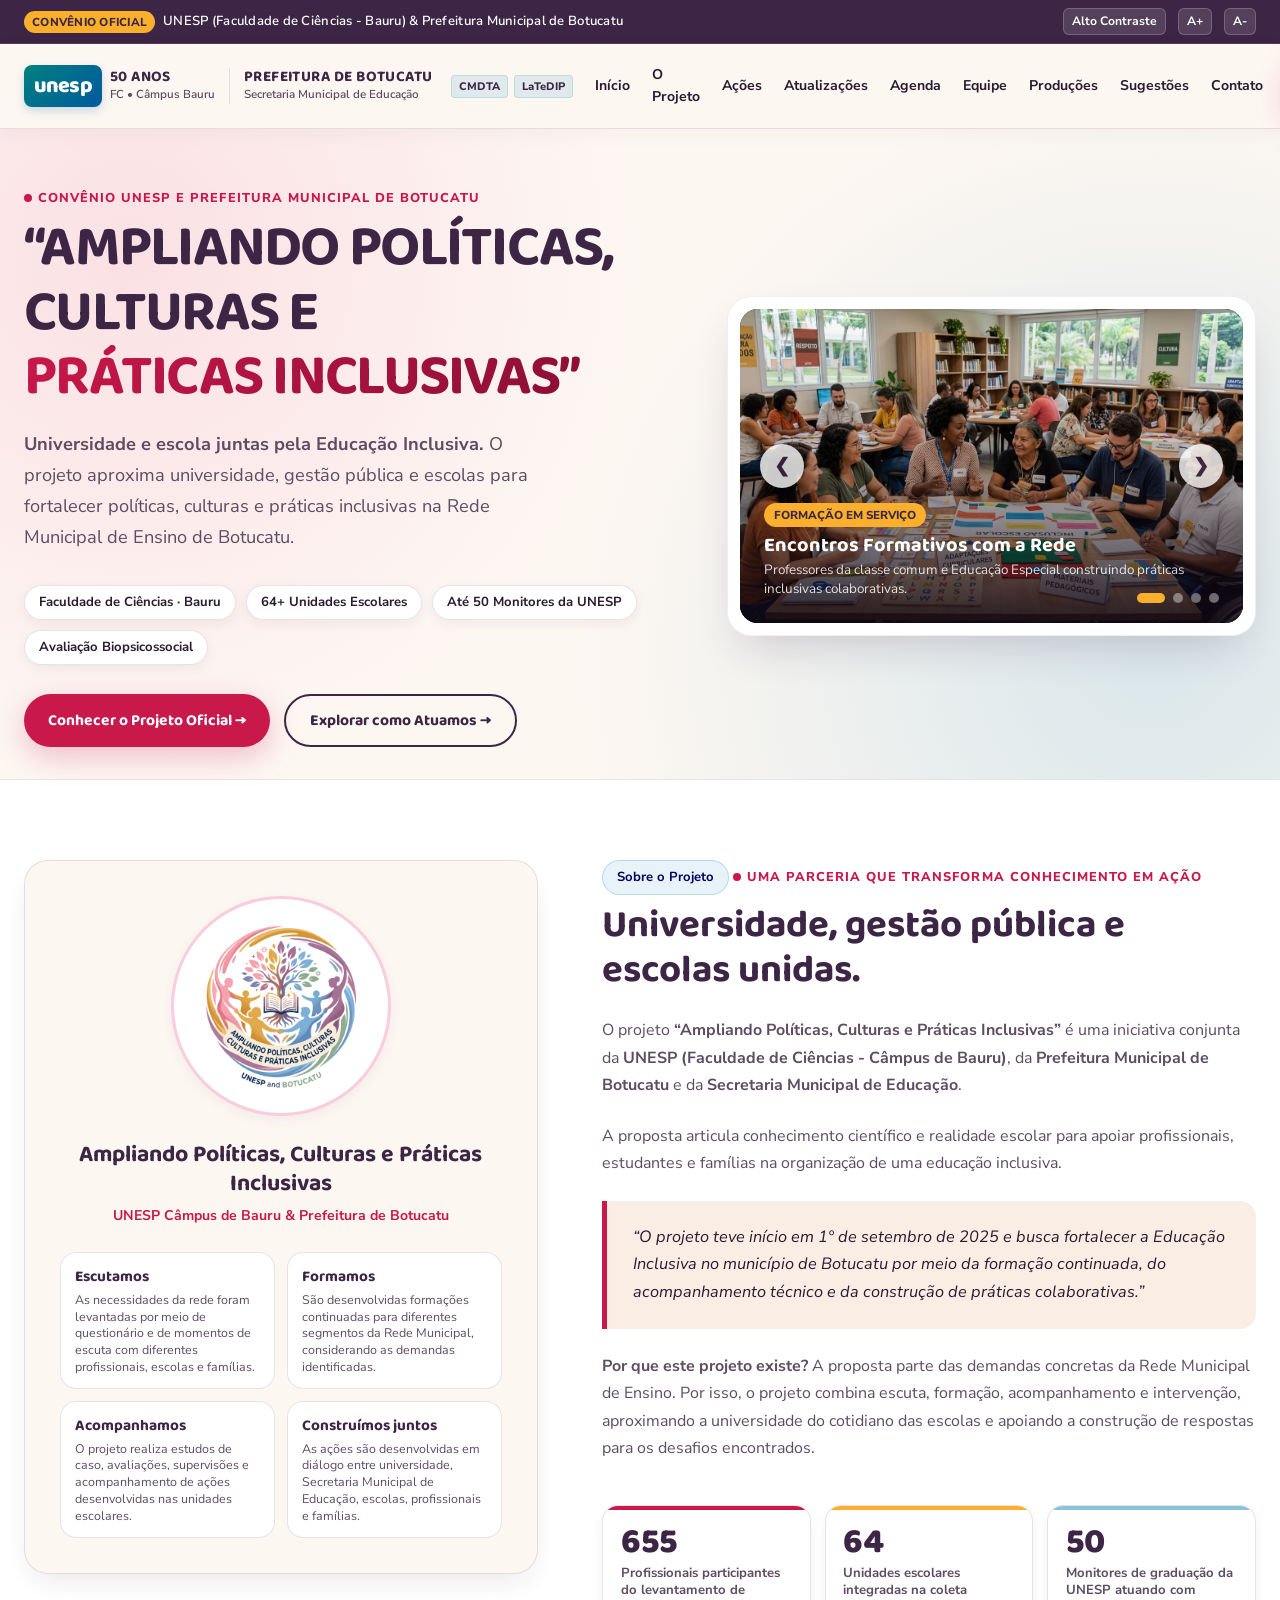
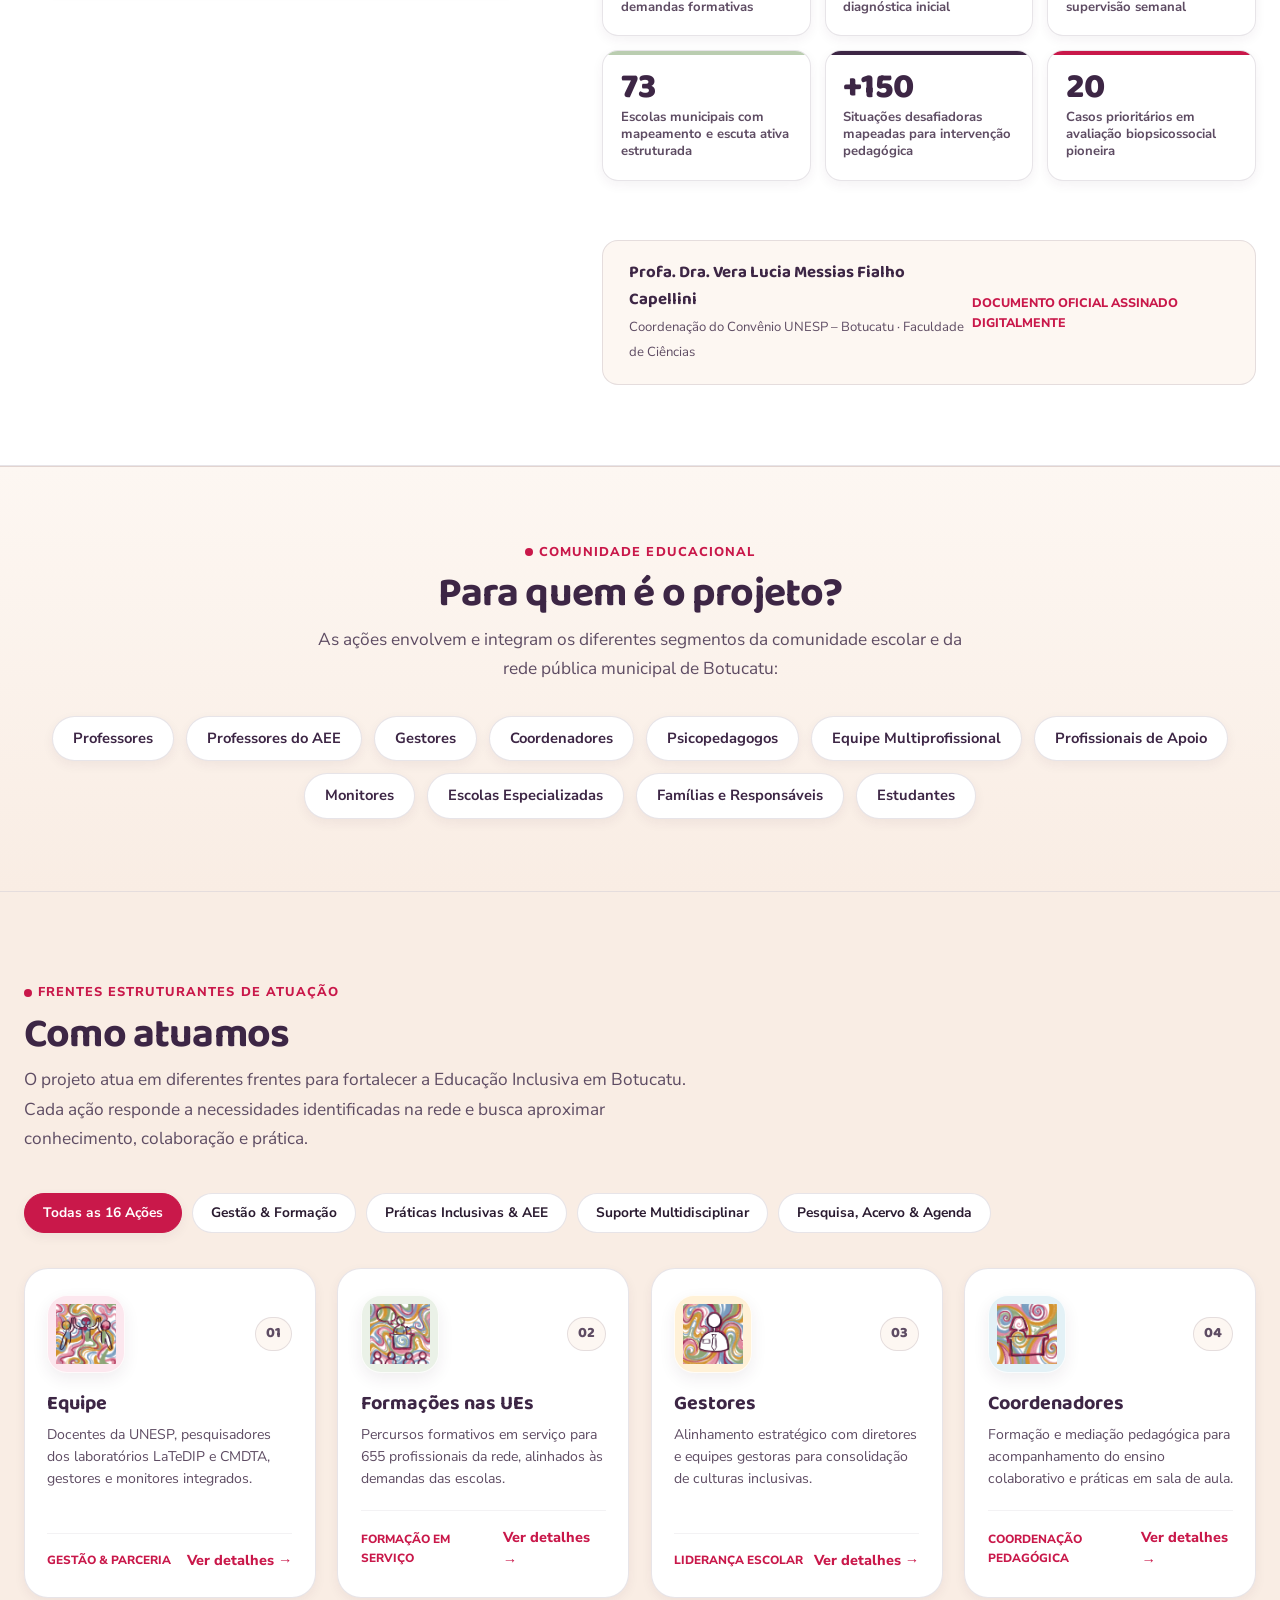
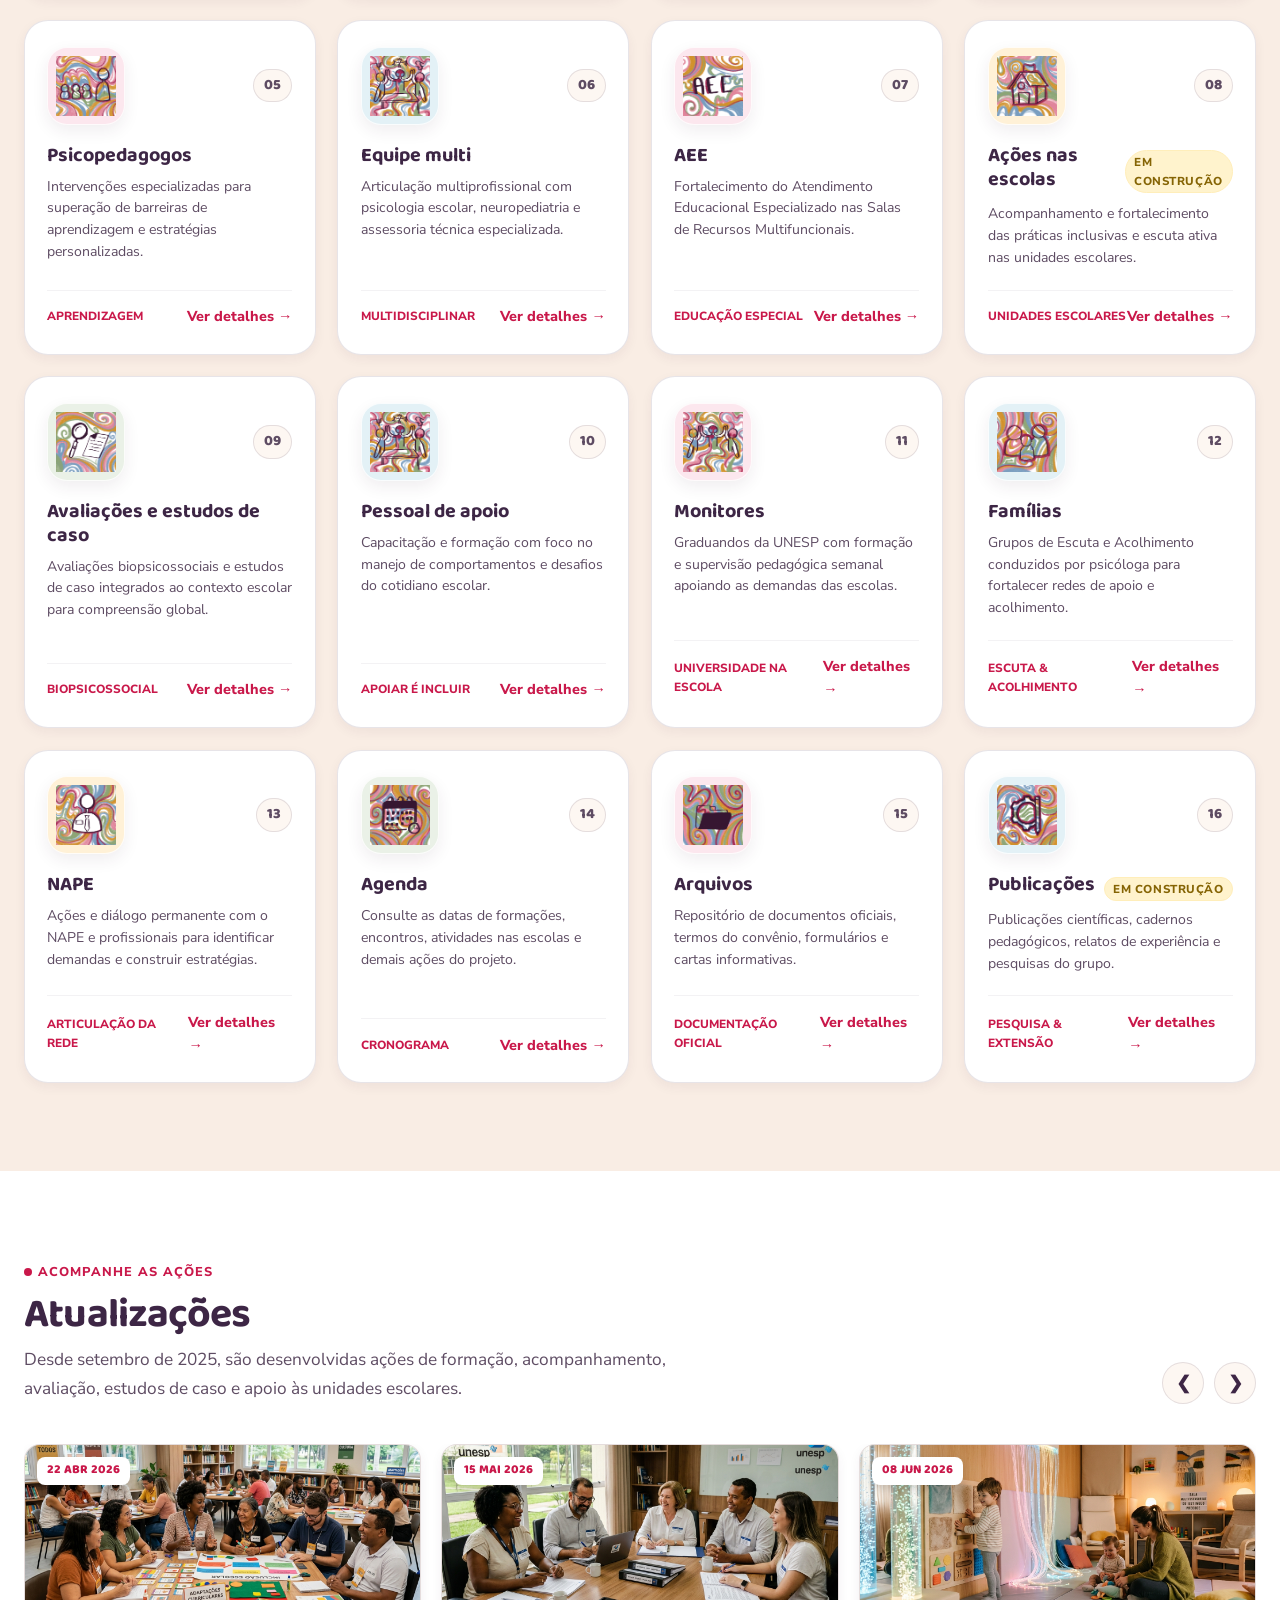
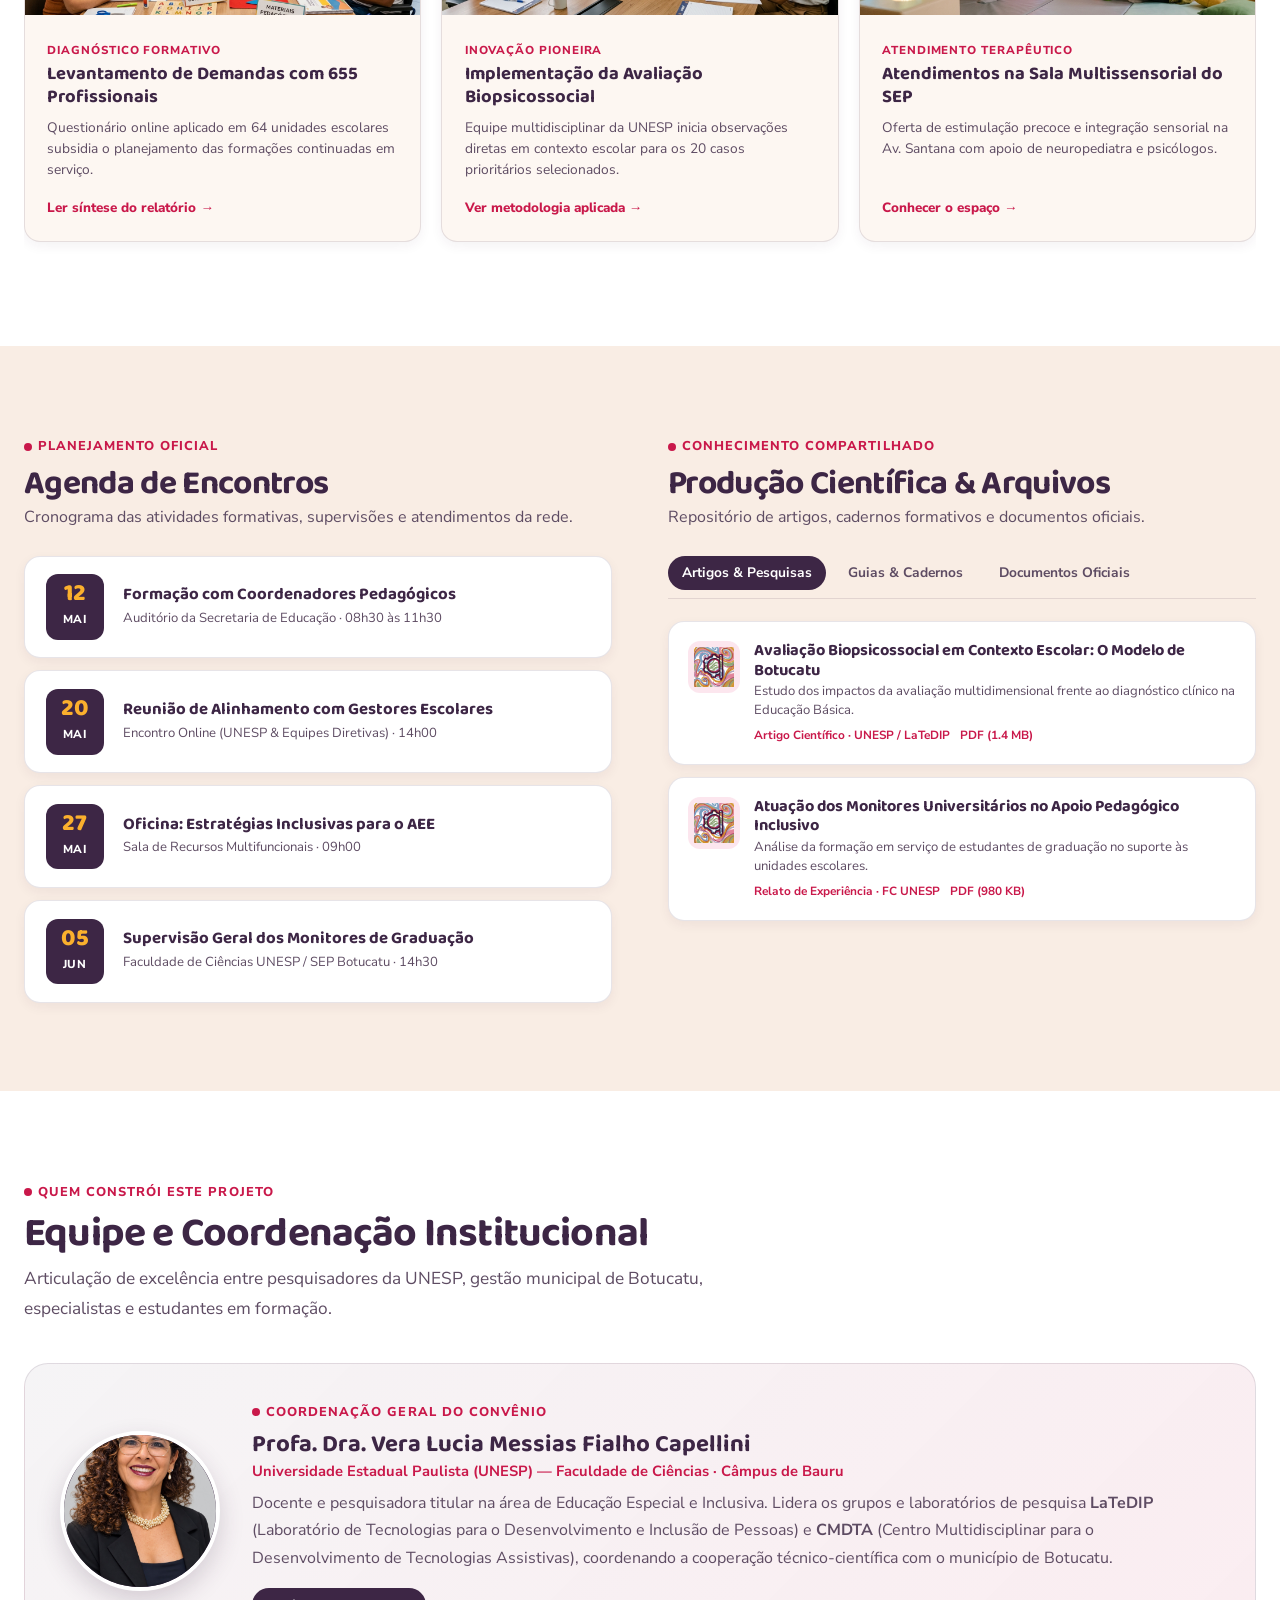
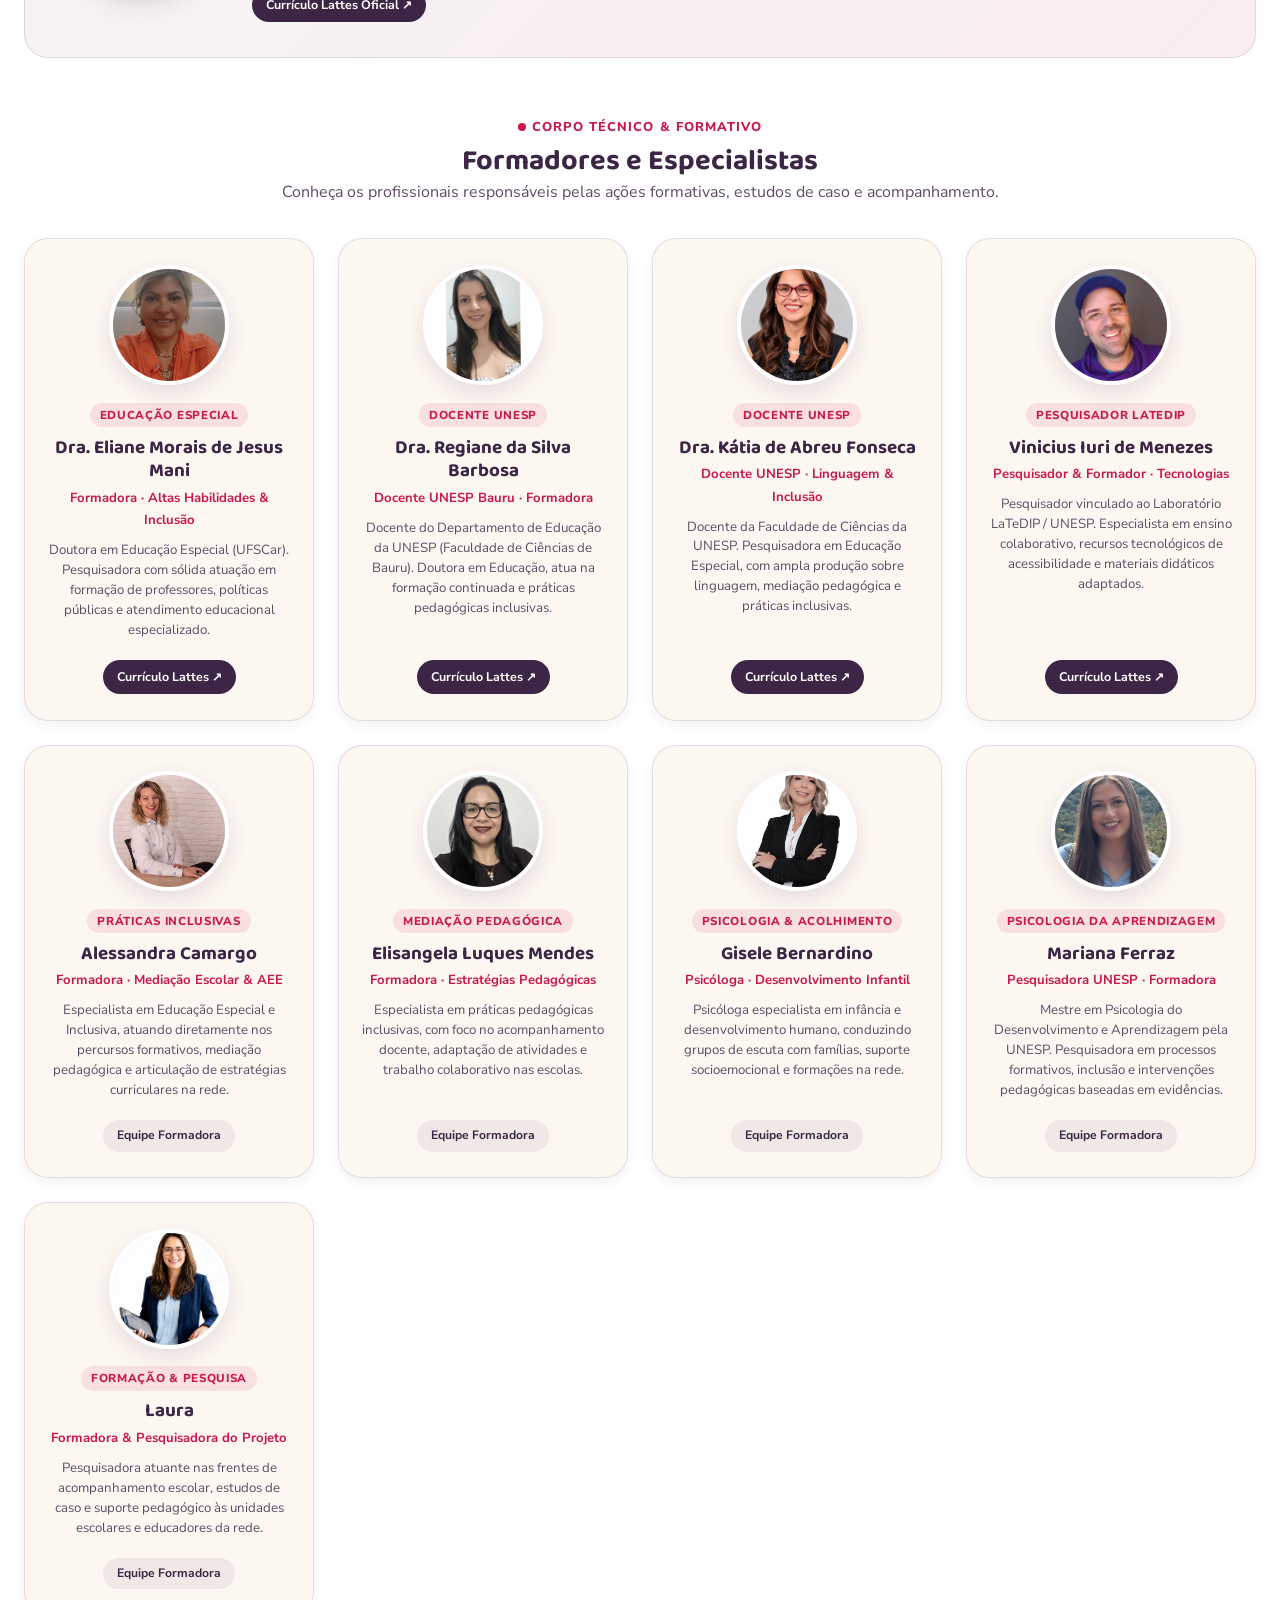
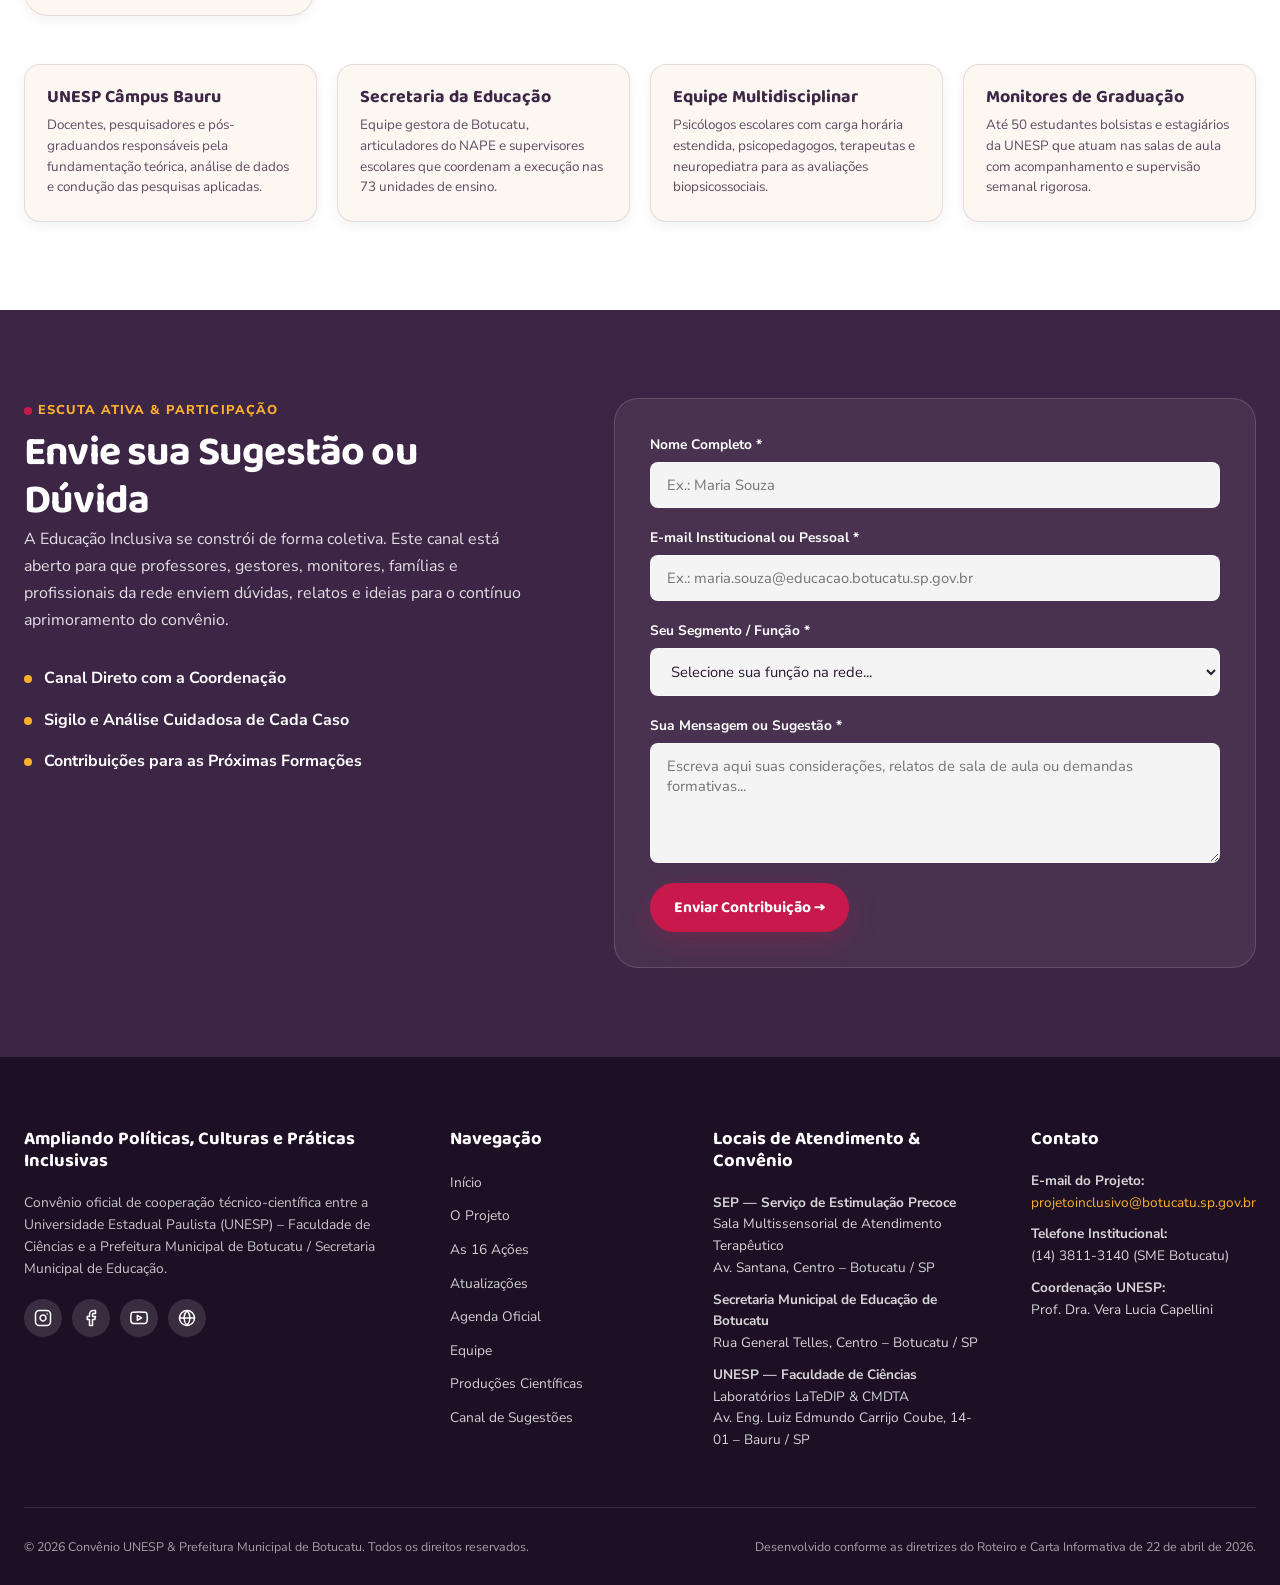
<file: index.html>
<!DOCTYPE html>
<html lang="pt-BR">

<head>
  <meta charset="UTF-8" />
  <meta name="viewport" content="width=device-width, initial-scale=1.0" />
  <meta name="description"
    content="Convênio UNESP e Prefeitura de Botucatu — Ampliando Políticas, Culturas e Práticas Inclusivas na Rede Municipal de Ensino." />
  <title>Convênio UNESP & Prefeitura de Botucatu | Ampliando Políticas, Culturas e Práticas Inclusivas</title>

  <!-- Google Fonts: Baloo 2 & Nunito Sans -->
  <link rel="preconnect" href="https://fonts.googleapis.com">
  <link rel="preconnect" href="https://fonts.gstatic.com" crossorigin>
  <link
    href="https://fonts.googleapis.com/css2?family=Baloo+2:wght@500;600;700;800&family=Nunito+Sans:ital,opsz,wght@0,6..12,400;0,6..12,600;0,6..12,700;0,6..12,800;1,6..12,400&display=swap"
    rel="stylesheet">

  <!-- Estilos Globais -->
  <link rel="stylesheet" href="styles.css" />
</head>

<body>

  <!-- 1. TOPBAR DE ACESSIBILIDADE E CONVÊNIO -->
  <div class="topbar-institutional">
    <div class="container topbar-inner">
      <div class="topbar-title">
        <span class="topbar-badge">Convênio Oficial</span>
        <span>UNESP (Faculdade de Ciências - Bauru) & Prefeitura Municipal de Botucatu</span>
      </div>
      <div class="topbar-accessibility">
        <button type="button" class="access-btn" id="btn-contrast" aria-label="Alternar Alto Contraste">Alto
          Contraste</button>
        <button type="button" class="access-btn" id="btn-font-increase"
          aria-label="Aumentar tamanho do texto">A+</button>
        <button type="button" class="access-btn" id="btn-font-decrease"
          aria-label="Diminuir tamanho do texto">A-</button>
      </div>
    </div>
  </div>

  <!-- 2. CABEÇALHO PRINCIPAL COM LOGOS INSTITUCIONAIS -->
  <header class="site-header" id="site-header">
    <div class="container header-container">
      <div class="brand-group">
        <div class="brand-logos">
          <!-- Logo UNESP / FC Bauru -->
          <a href="#inicio" class="unesp-brand" title="UNESP - Faculdade de Ciências - Câmpus de Bauru">
            <span class="unesp-logo-badge">unesp</span>
            <div class="botucatu-brand">
              <strong>50 anos</strong>
              <span>FC • Câmpus Bauru</span>
            </div>
          </a>

          <div class="brand-divider"></div>

          <!-- Logo Prefeitura de Botucatu / Secretaria da Educação -->
          <div class="botucatu-brand">
            <strong>Prefeitura de Botucatu</strong>
            <span>Secretaria Municipal de Educação</span>
          </div>
        </div>

        <div class="partner-badges d-none-mobile">
          <span class="partner-tag"
            title="Centro Multidisciplinar para o Desenvolvimento de Tecnologias Assistivas">CMDTA</span>
          <span class="partner-tag"
            title="Laboratório de Tecnologias para o Desenvolvimento e Inclusão de Pessoas">LaTeDIP</span>
        </div>
      </div>

      <!-- Navegação Principal -->
      <nav class="main-nav" id="main-nav" aria-label="Navegação do site">
        <a href="#inicio">Início</a>
        <a href="#projeto">O Projeto</a>
        <a href="#acoes">Ações</a>
        <a href="#atualizacoes">Atualizações</a>
        <a href="#agenda">Agenda</a>
        <a href="#equipe">Equipe</a>
        <a href="#producoes">Produções</a>
        <a href="#sugestoes">Sugestões</a>
        <a href="#contato">Contato</a>
      </nav>

      <div class="header-actions">
        <a href="#sugestoes" class="btn-header-cta">
          <span>Envie sua Sugestão</span> →
        </a>
        <button type="button" class="mobile-toggle" id="mobile-toggle" aria-label="Abrir menu de navegação"
          aria-expanded="false">
          ☰
        </button>
      </div>
    </div>
  </header>

  <main>
    <!-- 3. HERO BANNER COM CARROSSEL DE FOTOS DO TOPO -->
    <section class="hero-section" id="inicio">
      <div class="container hero-grid">
        <div class="hero-content">
          <span class="eyebrow">Convênio UNESP e Prefeitura Municipal de Botucatu</span>
          <h1>
            “AMPLIANDO POLÍTICAS, CULTURAS E
            <span class="gradient-text">PRÁTICAS INCLUSIVAS”</span>
          </h1>
          <p class="hero-lead">
            <strong>Universidade e escola juntas pela Educação Inclusiva.</strong> O projeto aproxima universidade,
            gestão pública e escolas para fortalecer políticas, culturas e práticas inclusivas na Rede Municipal de
            Ensino de Botucatu.
          </p>

          <div class="hero-meta-pills">
            <span class="meta-pill">Faculdade de Ciências · Bauru</span>
            <span class="meta-pill">64+ Unidades Escolares</span>
            <span class="meta-pill">Até 50 Monitores da UNESP</span>
            <span class="meta-pill">Avaliação Biopsicossocial</span>
          </div>

          <div class="hero-cta-group">
            <a href="#projeto" class="btn btn-primary">Conhecer o Projeto Oficial →</a>
            <a href="#acoes" class="btn btn-outline">Explorar como Atuamos →</a>
          </div>
        </div>

        <!-- Carrossel de Fotos do Topo -->
        <div class="hero-carousel-container" aria-label="Carrossel de fotos das ações do projeto">
          <div class="photo-carousel">
            <div class="photo-carousel-track" id="photo-track">
              <!-- Slide 1: Formação de Professores -->
              <div class="photo-slide">
                <img src="assets/images/foto-formacao.jpg"
                  alt="Formação continuada com professores da rede municipal de Botucatu" />
                <div class="photo-slide-overlay">
                  <span class="photo-slide-tag">Formação em Serviço</span>
                  <h3 class="photo-slide-title">Encontros Formativos com a Rede</h3>
                  <p class="photo-slide-desc">Professores da classe comum e Educação Especial construindo práticas
                    inclusivas colaborativas.</p>
                </div>
              </div>

              <!-- Slide 2: Sala Multissensorial no SEP -->
              <div class="photo-slide">
                <img src="assets/images/foto-sala-multissensorial.jpg"
                  alt="Atendimento na Sala Multissensorial no SEP Botucatu" />
                <div class="photo-slide-overlay">
                  <span class="photo-slide-tag">Espaço Inovador · SEP</span>
                  <h3 class="photo-slide-title">Sala Multissensorial de Estimulação Precoce</h3>
                  <p class="photo-slide-desc">Atendimento terapêutico especializado localizado na Av. Santana, Centro de
                    Botucatu.</p>
                </div>
              </div>

              <!-- Slide 3: Monitores nas Escolas -->
              <div class="photo-slide">
                <img src="assets/images/foto-monitores.jpg"
                  alt="Estudantes de graduação da UNESP atuando como monitores em sala de aula" />
                <div class="photo-slide-overlay">
                  <span class="photo-slide-tag">Suporte Direto</span>
                  <h3 class="photo-slide-title">Atuação dos Monitores da UNESP</h3>
                  <p class="photo-slide-desc">Até 50 estudantes de graduação com supervisão semanal direta apoiando o
                    cotidiano escolar.</p>
                </div>
              </div>

              <!-- Slide 4: Reunião Multidisciplinar e Estudo de Caso -->
              <div class="photo-slide">
                <img src="assets/images/foto-equipe.jpg"
                  alt="Reunião da Equipe Multidisciplinar de Estudo de Caso e Avaliação Biopsicossocial" />
                <div class="photo-slide-overlay">
                  <span class="photo-slide-tag">Avaliação Pioneira</span>
                  <h3 class="photo-slide-title">Estudos de Caso & Avaliação Biopsicossocial</h3>
                  <p class="photo-slide-desc">Olhar ampliado sobre dimensões pedagógicas, emocionais e sociais dos
                    estudantes.</p>
                </div>
              </div>
            </div>

            <!-- Controles de Navegação -->
            <button type="button" class="carousel-nav-btn prev" id="photo-prev" aria-label="Foto anterior">❮</button>
            <button type="button" class="carousel-nav-btn next" id="photo-next" aria-label="Próxima foto">❯</button>

            <!-- Indicadores (Dots) -->
            <div class="carousel-dots">
              <button type="button" class="carousel-dot active" aria-label="Ir para slide 1"></button>
              <button type="button" class="carousel-dot" aria-label="Ir para slide 2"></button>
              <button type="button" class="carousel-dot" aria-label="Ir para slide 3"></button>
              <button type="button" class="carousel-dot" aria-label="Ir para slide 4"></button>
            </div>
          </div>
        </div>
      </div>
    </section>

    <!-- 4. BLOCO PRINCIPAL: LOGO DO PROJETO & RESUMO INSTITUCIONAL -->
    <section class="section-presentation" id="projeto">
      <div class="container">
        <div class="presentation-grid">
          <!-- Coluna Esquerda: Imagem/Logo do Projeto e Pilares Reais do Projeto -->
          <div class="project-identity-card">
            <div class="project-logo-frame">
              <img src="assets/images/logo-projeto.jpg"
                alt="Símbolo Oficial do Projeto Ampliando Políticas, Culturas e Práticas Inclusivas" />
            </div>
            <h3>Ampliando Políticas, Culturas e Práticas Inclusivas</h3>
            <p class="lead-partner">UNESP Câmpus de Bauru & Prefeitura de Botucatu</p>

            <div class="pillars-list">
              <div class="pillar-item">
                <strong>Escutamos</strong>
                <span>As necessidades da rede foram levantadas por meio de questionário e de momentos de escuta com
                  diferentes profissionais, escolas e famílias.</span>
              </div>
              <div class="pillar-item">
                <strong>Formamos</strong>
                <span>São desenvolvidas formações continuadas para diferentes segmentos da Rede Municipal, considerando
                  as demandas identificadas.</span>
              </div>
              <div class="pillar-item">
                <strong>Acompanhamos</strong>
                <span>O projeto realiza estudos de caso, avaliações, supervisões e acompanhamento de ações desenvolvidas
                  nas unidades escolares.</span>
              </div>
              <div class="pillar-item">
                <strong>Construímos juntos</strong>
                <span>As ações são desenvolvidas em diálogo entre universidade, Secretaria Municipal de Educação,
                  escolas, profissionais e famílias.</span>
              </div>
            </div>
          </div>

          <!-- Coluna Direita: Resumo do Projeto -->
          <div class="project-summary-content">
            <div>
              <span class="official-letter-badge">Sobre o Projeto</span>
              <span class="eyebrow">Uma parceria que transforma conhecimento em ação</span>
              <h2>Universidade, gestão pública e escolas unidas.</h2>
            </div>

            <p>
              O projeto <strong>“Ampliando Políticas, Culturas e Práticas Inclusivas”</strong> é uma iniciativa conjunta
              da <strong>UNESP (Faculdade de Ciências - Câmpus de Bauru)</strong>, da <strong>Prefeitura Municipal de
                Botucatu</strong> e da <strong>Secretaria Municipal de Educação</strong>.
            </p>
            <p>
              A proposta articula conhecimento científico e realidade escolar para apoiar profissionais, estudantes e
              famílias na organização de uma educação inclusiva.
            </p>

            <div class="letter-quote-block">
              “O projeto teve início em 1º de setembro de 2025 e busca fortalecer a Educação Inclusiva no município de
              Botucatu por meio da formação continuada, do acompanhamento técnico e da construção de práticas
              colaborativas.”
            </div>

            <p>
              <strong>Por que este projeto existe?</strong> A proposta parte das demandas concretas da Rede Municipal de
              Ensino. Por isso, o projeto combina escuta, formação, acompanhamento e intervenção, aproximando a
              universidade do cotidiano das escolas e apoiando a construção de respostas para os desafios encontrados.
            </p>

            <!-- Métricas e Resultados Extraídos da Carta Informativa -->
            <div class="metrics-grid">
              <div class="metric-card" style="--card-accent: var(--magenta);">
                <div class="metric-number">655</div>
                <div class="metric-label">Profissionais participantes do levantamento de demandas formativas</div>
              </div>
              <div class="metric-card" style="--card-accent: var(--gold);">
                <div class="metric-number">64</div>
                <div class="metric-label">Unidades escolares integradas na coleta diagnóstica inicial</div>
              </div>
              <div class="metric-card" style="--card-accent: var(--blue);">
                <div class="metric-number">50</div>
                <div class="metric-label">Monitores de graduação da UNESP atuando com supervisão semanal</div>
              </div>
              <div class="metric-card" style="--card-accent: var(--sage);">
                <div class="metric-number">73</div>
                <div class="metric-label">Escolas municipais com mapeamento e escuta ativa estruturada</div>
              </div>
              <div class="metric-card" style="--card-accent: var(--plum);">
                <div class="metric-number">+150</div>
                <div class="metric-label">Situações desafiadoras mapeadas para intervenção pedagógica</div>
              </div>
              <div class="metric-card" style="--card-accent: var(--magenta);">
                <div class="metric-number">20</div>
                <div class="metric-label">Casos prioritários em avaliação biopsicossocial pioneira</div>
              </div>
            </div>

            <div class="letter-sign-box">
              <div class="sign-info">
                <strong>Profa. Dra. Vera Lucia Messias Fialho Capellini</strong>
                <span>Coordenação do Convênio UNESP – Botucatu · Faculdade de Ciências</span>
              </div>
              <div class="sign-date">Documento Oficial Assinado Digitalmente</div>
            </div>
          </div>
        </div>
      </div>
    </section>

    <!-- 4.1. SEÇÃO: PARA QUEM É O PROJETO? -->
    <section class="section-target-audience">
      <div class="container" style="text-align: center;">
        <span class="eyebrow">Comunidade Educacional</span>
        <h2 class="section-title">Para quem é o projeto?</h2>
        <p class="section-subtitle" style="margin-inline: auto; max-width: 680px;">
          As ações envolvem e integram os diferentes segmentos da comunidade escolar e da rede pública municipal de
          Botucatu:
        </p>
        <div class="audience-grid">
          <span class="audience-pill">Professores</span>
          <span class="audience-pill">Professores do AEE</span>
          <span class="audience-pill">Gestores</span>
          <span class="audience-pill">Coordenadores</span>
          <span class="audience-pill">Psicopedagogos</span>
          <span class="audience-pill">Equipe Multiprofissional</span>
          <span class="audience-pill">Profissionais de Apoio</span>
          <span class="audience-pill">Monitores</span>
          <span class="audience-pill">Escolas Especializadas</span>
          <span class="audience-pill">Famílias e Responsáveis</span>
          <span class="audience-pill">Estudantes</span>
        </div>
      </div>
    </section>

    <!-- 5. COMO ATUAMOS (AS AÇÕES DO CONVÊNIO) -->
    <section class="section-actions" id="acoes">
      <div class="container">
        <div class="section-title-wrap">
          <span class="eyebrow">Frentes Estruturantes de Atuação</span>
          <h2 class="section-title">Como atuamos</h2>
          <p class="section-subtitle">
            O projeto atua em diferentes frentes para fortalecer a Educação Inclusiva em Botucatu. Cada ação responde a
            necessidades identificadas na rede e busca aproximar conhecimento, colaboração e prática.
          </p>
        </div>

        <!-- Barra de Filtros de Categoria -->
        <div class="actions-filter-bar" role="tablist" aria-label="Filtro das 16 ações">
          <button type="button" class="filter-btn active" data-filter="all">Todas as 16 Ações</button>
          <button type="button" class="filter-btn" data-filter="gestao">Gestão & Formação</button>
          <button type="button" class="filter-btn" data-filter="praticas">Práticas Inclusivas & AEE</button>
          <button type="button" class="filter-btn" data-filter="multidisciplinar">Suporte Multidisciplinar</button>
          <button type="button" class="filter-btn" data-filter="pesquisa">Pesquisa, Acervo & Agenda</button>
        </div>

        <!-- Grid com as 16 Ações -->
        <div class="actions-grid">
          <!-- 1. Equipe -->
          <article class="action-card" data-category="gestao" data-action-key="equipe" tabindex="0" role="button"
            aria-haspopup="dialog">
            <div>
              <div class="action-card-header">
                <div class="action-icon-wrap" style="background:#fce7ee;">
                  <img src="assets/icons/equipe-icone.png" alt="Ícone de Equipe" />
                </div>
                <span class="action-num-badge">01</span>
              </div>
              <h3>Equipe</h3>
              <p>Docentes da UNESP, pesquisadores dos laboratórios LaTeDIP e CMDTA, gestores e monitores integrados.</p>
            </div>
            <div class="action-card-footer">
              <span class="action-tag">Gestão & Parceria</span>
              <span class="action-link-arrow">Ver detalhes →</span>
            </div>
          </article>

          <!-- 2. Formações nas UEs -->
          <article class="action-card" data-category="gestao" data-action-key="formacoes" tabindex="0" role="button"
            aria-haspopup="dialog">
            <div>
              <div class="action-card-header">
                <div class="action-icon-wrap" style="background:#eaf1e7;">
                  <img src="assets/icons/formacoes-icone.png" alt="Ícone de Formações" />
                </div>
                <span class="action-num-badge">02</span>
              </div>
              <h3>Formações nas UEs</h3>
              <p>Percursos formativos em serviço para 655 profissionais da rede, alinhados às demandas das escolas.</p>
            </div>
            <div class="action-card-footer">
              <span class="action-tag">Formação em Serviço</span>
              <span class="action-link-arrow">Ver detalhes →</span>
            </div>
          </article>

          <!-- 3. Gestores -->
          <article class="action-card" data-category="gestao" data-action-key="gestores" tabindex="0" role="button"
            aria-haspopup="dialog">
            <div>
              <div class="action-card-header">
                <div class="action-icon-wrap" style="background:#fff1d7;">
                  <img src="assets/icons/gestores-icone.png" alt="Ícone de Gestores" />
                </div>
                <span class="action-num-badge">03</span>
              </div>
              <h3>Gestores</h3>
              <p>Alinhamento estratégico com diretores e equipes gestoras para consolidação de culturas inclusivas.</p>
            </div>
            <div class="action-card-footer">
              <span class="action-tag">Liderança Escolar</span>
              <span class="action-link-arrow">Ver detalhes →</span>
            </div>
          </article>

          <!-- 4. Coordenadores -->
          <article class="action-card" data-category="gestao" data-action-key="coordenadores" tabindex="0" role="button"
            aria-haspopup="dialog">
            <div>
              <div class="action-card-header">
                <div class="action-icon-wrap" style="background:#e3f1f6;">
                  <img src="assets/icons/coordenadores-icone.png" alt="Ícone de Coordenadores" />
                </div>
                <span class="action-num-badge">04</span>
              </div>
              <h3>Coordenadores</h3>
              <p>Formação e mediação pedagógica para acompanhamento do ensino colaborativo e práticas em sala de aula.
              </p>
            </div>
            <div class="action-card-footer">
              <span class="action-tag">Coordenação Pedagógica</span>
              <span class="action-link-arrow">Ver detalhes →</span>
            </div>
          </article>

          <!-- 5. Psicopedagogos -->
          <article class="action-card" data-category="multidisciplinar" data-action-key="psicopedagogos" tabindex="0"
            role="button" aria-haspopup="dialog">
            <div>
              <div class="action-card-header">
                <div class="action-icon-wrap" style="background:#fce7ee;">
                  <img src="assets/icons/psicopedagogo-icone.png" alt="Ícone de Psicopedagogos" />
                </div>
                <span class="action-num-badge">05</span>
              </div>
              <h3>Psicopedagogos</h3>
              <p>Intervenções especializadas para superação de barreiras de aprendizagem e estratégias personalizadas.
              </p>
            </div>
            <div class="action-card-footer">
              <span class="action-tag">Aprendizagem</span>
              <span class="action-link-arrow">Ver detalhes →</span>
            </div>
          </article>

          <!-- 6. Equipe multi -->
          <article class="action-card" data-category="multidisciplinar" data-action-key="equipe-multi" tabindex="0"
            role="button" aria-haspopup="dialog">
            <div>
              <div class="action-card-header">
                <div class="action-icon-wrap" style="background:#e3f1f6;">
                  <img src="assets/icons/equipe-multi-icone.png" alt="Ícone de Equipe Multidisciplinar" />
                </div>
                <span class="action-num-badge">06</span>
              </div>
              <h3>Equipe multi</h3>
              <p>Articulação multiprofissional com psicologia escolar, neuropediatria e assessoria técnica
                especializada.</p>
            </div>
            <div class="action-card-footer">
              <span class="action-tag">Multidisciplinar</span>
              <span class="action-link-arrow">Ver detalhes →</span>
            </div>
          </article>

          <!-- 7. AEE -->
          <article class="action-card" data-category="praticas" data-action-key="aee" tabindex="0" role="button"
            aria-haspopup="dialog">
            <div>
              <div class="action-card-header">
                <div class="action-icon-wrap" style="background:#fce7ee;">
                  <img src="assets/icons/aee-icone.png" alt="Ícone de AEE" />
                </div>
                <span class="action-num-badge">07</span>
              </div>
              <h3>AEE</h3>
              <p>Fortalecimento do Atendimento Educacional Especializado nas Salas de Recursos Multifuncionais.</p>
            </div>
            <div class="action-card-footer">
              <span class="action-tag">Educação Especial</span>
              <span class="action-link-arrow">Ver detalhes →</span>
            </div>
          </article>

          <!-- 8. Ações nas escolas -->
          <article class="action-card" data-category="praticas" data-action-key="escolas-especializadas" tabindex="0"
            role="button" aria-haspopup="dialog">
            <div>
              <div class="action-card-header">
                <div class="action-icon-wrap" style="background:#fff1d7;">
                  <img src="assets/icons/escolas-especializadas-icone.png" alt="Ícone de Ações nas Escolas" />
                </div>
                <span class="action-num-badge">08</span>
              </div>
              <div
                style="display: flex; align-items: center; justify-content: space-between; gap: 6px; margin-bottom: 4px;">
                <h3>Ações nas escolas</h3>
                <span class="badge-construction">Em construção</span>
              </div>
              <p>Acompanhamento e fortalecimento das práticas inclusivas e escuta ativa nas unidades escolares.</p>
            </div>
            <div class="action-card-footer">
              <span class="action-tag">Unidades Escolares</span>
              <span class="action-link-arrow">Ver detalhes →</span>
            </div>
          </article>

          <!-- 9. Avaliações e estudo de caso -->
          <article class="action-card" data-category="multidisciplinar" data-action-key="avaliacoes" tabindex="0"
            role="button" aria-haspopup="dialog">
            <div>
              <div class="action-card-header">
                <div class="action-icon-wrap" style="background:#eaf1e7;">
                  <img src="assets/icons/avaliacoes-icone.png" alt="Ícone de Avaliações e Estudo de Caso" />
                </div>
                <span class="action-num-badge">09</span>
              </div>
              <h3>Avaliações e estudos de caso</h3>
              <p>Avaliações biopsicossociais e estudos de caso integrados ao contexto escolar para compreensão global.
              </p>
            </div>
            <div class="action-card-footer">
              <span class="action-tag">Biopsicossocial</span>
              <span class="action-link-arrow">Ver detalhes →</span>
            </div>
          </article>

          <!-- 10. Pessoal de apoio -->
          <article class="action-card" data-category="praticas" data-action-key="pessoal-apoio" tabindex="0"
            role="button" aria-haspopup="dialog">
            <div>
              <div class="action-card-header">
                <div class="action-icon-wrap" style="background:#e3f1f6;">
                  <img src="assets/icons/pessoal-apoio-icone.png" alt="Ícone de Pessoal de Apoio" />
                </div>
                <span class="action-num-badge">10</span>
              </div>
              <h3>Pessoal de apoio</h3>
              <p>Capacitação e formação com foco no manejo de comportamentos e desafios do cotidiano escolar.</p>
            </div>
            <div class="action-card-footer">
              <span class="action-tag">Apoiar é Incluir</span>
              <span class="action-link-arrow">Ver detalhes →</span>
            </div>
          </article>

          <!-- 11. Monitores -->
          <article class="action-card" data-category="praticas" data-action-key="monitores" tabindex="0" role="button"
            aria-haspopup="dialog">
            <div>
              <div class="action-card-header">
                <div class="action-icon-wrap" style="background:#fce7ee;">
                  <img src="assets/icons/monitores-icone.png" alt="Ícone de Monitores da UNESP" />
                </div>
                <span class="action-num-badge">11</span>
              </div>
              <h3>Monitores</h3>
              <p>Graduandos da UNESP com formação e supervisão pedagógica semanal apoiando as demandas das escolas.</p>
            </div>
            <div class="action-card-footer">
              <span class="action-tag">Universidade na Escola</span>
              <span class="action-link-arrow">Ver detalhes →</span>
            </div>
          </article>

          <!-- 12. Famílias -->
          <article class="action-card" data-category="praticas" data-action-key="familia" tabindex="0" role="button"
            aria-haspopup="dialog">
            <div>
              <div class="action-card-header">
                <div class="action-icon-wrap" style="background:#e3f1f6;">
                  <img src="assets/icons/familia-icone.png" alt="Ícone de Famílias" />
                </div>
                <span class="action-num-badge">12</span>
              </div>
              <h3>Famílias</h3>
              <p>Grupos de Escuta e Acolhimento conduzidos por psicóloga para fortalecer redes de apoio e acolhimento.
              </p>
            </div>
            <div class="action-card-footer">
              <span class="action-tag">Escuta & Acolhimento</span>
              <span class="action-link-arrow">Ver detalhes →</span>
            </div>
          </article>

          <!-- 13. NAPE -->
          <article class="action-card" data-category="gestao" data-action-key="nape" tabindex="0" role="button"
            aria-haspopup="dialog">
            <div>
              <div class="action-card-header">
                <div class="action-icon-wrap" style="background:#fff1d7;">
                  <img src="assets/icons/nape-icone.png" alt="Ícone do NAPE" />
                </div>
                <span class="action-num-badge">13</span>
              </div>
              <h3>NAPE</h3>
              <p>Ações e diálogo permanente com o NAPE e profissionais para identificar demandas e construir
                estratégias.</p>
            </div>
            <div class="action-card-footer">
              <span class="action-tag">Articulação da Rede</span>
              <span class="action-link-arrow">Ver detalhes →</span>
            </div>
          </article>

          <!-- 14. Agenda -->
          <article class="action-card" data-category="pesquisa" data-action-key="agenda" tabindex="0" role="button"
            aria-haspopup="dialog">
            <div>
              <div class="action-card-header">
                <div class="action-icon-wrap" style="background:#eaf1e7;">
                  <img src="assets/icons/agenda-icone.png" alt="Ícone de Agenda" />
                </div>
                <span class="action-num-badge">14</span>
              </div>
              <h3>Agenda</h3>
              <p>Consulte as datas de formações, encontros, atividades nas escolas e demais ações do projeto.</p>
            </div>
            <div class="action-card-footer">
              <span class="action-tag">Cronograma</span>
              <span class="action-link-arrow">Ver detalhes →</span>
            </div>
          </article>

          <!-- 15. Arquivos -->
          <article class="action-card" data-category="pesquisa" data-action-key="arquivos" tabindex="0" role="button"
            aria-haspopup="dialog">
            <div>
              <div class="action-card-header">
                <div class="action-icon-wrap" style="background:#fce7ee;">
                  <img src="assets/icons/arquivos-icone.png" alt="Ícone de Arquivos" />
                </div>
                <span class="action-num-badge">15</span>
              </div>
              <h3>Arquivos</h3>
              <p>Repositório de documentos oficiais, termos do convênio, formulários e cartas informativas.</p>
            </div>
            <div class="action-card-footer">
              <span class="action-tag">Documentação Oficial</span>
              <span class="action-link-arrow">Ver detalhes →</span>
            </div>
          </article>

          <!-- 16. Publicações / Produções -->
          <article class="action-card" data-category="pesquisa" data-action-key="producoes" tabindex="0" role="button"
            aria-haspopup="dialog">
            <div>
              <div class="action-card-header">
                <div class="action-icon-wrap" style="background:#e3f1f6;">
                  <img src="assets/icons/producoes-icone.png" alt="Ícone de Produções e Publicações" />
                </div>
                <span class="action-num-badge">16</span>
              </div>
              <div
                style="display: flex; align-items: center; justify-content: space-between; gap: 6px; margin-bottom: 4px;">
                <h3>Publicações</h3>
                <span class="badge-construction">Em construção</span>
              </div>
              <p>Publicações científicas, cadernos pedagógicos, relatos de experiência e pesquisas do grupo.</p>
            </div>
            <div class="action-card-footer">
              <span class="action-tag">Pesquisa & Extensão</span>
              <span class="action-link-arrow">Ver detalhes →</span>
            </div>
          </article>
        </div>
      </div>
    </section>

    <!-- 6. ATUALIZAÇÕES (CARROSSEL DE NOTÍCIAS & REGISTROS) -->
    <section class="section-updates" id="atualizacoes">
      <div class="container">
        <div class="updates-header-flex">
          <div>
            <span class="eyebrow">Acompanhe as Ações</span>
            <h2 class="section-title">Atualizações</h2>
            <p class="section-subtitle">Desde setembro de 2025, são desenvolvidas ações de formação, acompanhamento,
              avaliação, estudos de caso e apoio às unidades escolares.</p>
          </div>
          <div class="updates-carousel-controls">
            <button type="button" class="control-circle-btn" id="update-prev-btn"
              aria-label="Notícia anterior">❮</button>
            <button type="button" class="control-circle-btn" id="update-next-btn"
              aria-label="Próxima notícia">❯</button>
          </div>
        </div>

        <div class="updates-scroller" id="updates-track">
          <!-- Card 1: Diagnóstico com 655 profissionais -->
          <article class="update-news-card">
            <div class="update-thumb">
              <img src="assets/images/foto-formacao.jpg" alt="Profissionais reunidos em formação" />
              <span class="update-date-badge">22 ABR 2026</span>
            </div>
            <div class="update-body">
              <div>
                <span class="update-category">Diagnóstico Formativo</span>
                <h3>Levantamento de Demandas com 655 Profissionais</h3>
                <p>Questionário online aplicado em 64 unidades escolares subsidia o planejamento das formações
                  continuadas em serviço.</p>
              </div>
              <span class="update-readmore">Ler síntese do relatório →</span>
            </div>
          </article>

          <!-- Card 2: Início da Avaliação Biopsicossocial -->
          <article class="update-news-card">
            <div class="update-thumb">
              <img src="assets/images/foto-equipe.jpg"
                alt="Equipe multiprofissional em discussão clínica e pedagógica" />
              <span class="update-date-badge">15 MAI 2026</span>
            </div>
            <div class="update-body">
              <div>
                <span class="update-category">Inovação Pioneira</span>
                <h3>Implementação da Avaliação Biopsicossocial</h3>
                <p>Equipe multidisciplinar da UNESP inicia observações diretas em contexto escolar para os 20 casos
                  prioritários selecionados.</p>
              </div>
              <span class="update-readmore">Ver metodologia aplicada →</span>
            </div>
          </article>

          <!-- Card 3: Sala Multissensorial no SEP -->
          <article class="update-news-card">
            <div class="update-thumb">
              <img src="assets/images/foto-sala-multissensorial.jpg"
                alt="Sala de estimulação precoce e multissensorial em Botucatu" />
              <span class="update-date-badge">08 JUN 2026</span>
            </div>
            <div class="update-body">
              <div>
                <span class="update-category">Atendimento Terapêutico</span>
                <h3>Atendimentos na Sala Multissensorial do SEP</h3>
                <p>Oferta de estimulação precoce e integração sensorial na Av. Santana com apoio de neuropediatra e
                  psicólogos.</p>
              </div>
              <span class="update-readmore">Conhecer o espaço →</span>
            </div>
          </article>

          <!-- Card 4: Formação dos Monitores de Graduação -->
          <article class="update-news-card">
            <div class="update-thumb">
              <img src="assets/images/foto-monitores.jpg"
                alt="Monitores e estudantes da UNESP em atividade de supervisão" />
              <span class="update-date-badge">24 JUN 2026</span>
            </div>
            <div class="update-body">
              <div>
                <span class="update-category">Supervisão Acadêmica</span>
                <h3>Supervisão Semanal dos 50 Monitores da UNESP</h3>
                <p>Estudantes de graduação compartilham vivências práticas e recebem orientações de docentes
                  pesquisadores da UNESP.</p>
              </div>
              <span class="update-readmore">Ver relatos em campo →</span>
            </div>
          </article>
        </div>
      </div>
    </section>

    <!-- 7. AGENDA & PRODUÇÕES CIENTÍFICAS -->
    <section class="section-agenda-productions" id="agenda">
      <div class="container">
        <div class="agenda-prod-grid">
          <!-- Coluna 1: Agenda Oficial -->
          <div>
            <span class="eyebrow">Planejamento Oficial</span>
            <h2 class="section-title" style="font-size: 2.1rem;">Agenda de Encontros</h2>
            <p>Cronograma das atividades formativas, supervisões e atendimentos da rede.</p>

            <div class="agenda-list">
              <div class="agenda-item">
                <div class="agenda-calendar-badge">
                  <span class="day">12</span>
                  <span class="month">MAI</span>
                </div>
                <div class="agenda-details">
                  <h4>Formação com Coordenadores Pedagógicos</h4>
                  <p>Auditório da Secretaria de Educação · 08h30 às 11h30</p>
                </div>
              </div>

              <div class="agenda-item">
                <div class="agenda-calendar-badge">
                  <span class="day">20</span>
                  <span class="month">MAI</span>
                </div>
                <div class="agenda-details">
                  <h4>Reunião de Alinhamento com Gestores Escolares</h4>
                  <p>Encontro Online (UNESP & Equipes Diretivas) · 14h00</p>
                </div>
              </div>

              <div class="agenda-item">
                <div class="agenda-calendar-badge">
                  <span class="day">27</span>
                  <span class="month">MAI</span>
                </div>
                <div class="agenda-details">
                  <h4>Oficina: Estratégias Inclusivas para o AEE</h4>
                  <p>Sala de Recursos Multifuncionais · 09h00</p>
                </div>
              </div>

              <div class="agenda-item">
                <div class="agenda-calendar-badge">
                  <span class="day">05</span>
                  <span class="month">JUN</span>
                </div>
                <div class="agenda-details">
                  <h4>Supervisão Geral dos Monitores de Graduação</h4>
                  <p>Faculdade de Ciências UNESP / SEP Botucatu · 14h30</p>
                </div>
              </div>
            </div>
          </div>

          <!-- Coluna 2: Produções Científicas & Arquivos -->
          <div id="producoes">
            <span class="eyebrow">Conhecimento Compartilhado</span>
            <h2 class="section-title" style="font-size: 2.1rem;">Produção Científica & Arquivos</h2>
            <p>Repositório de artigos, cadernos formativos e documentos oficiais.</p>

            <div class="prod-tabs-nav" style="margin-top: 1.5rem;">
              <button type="button" class="prod-tab-btn active" data-prod-tab="artigos">Artigos & Pesquisas</button>
              <button type="button" class="prod-tab-btn" data-prod-tab="guias">Guias & Cadernos</button>
              <button type="button" class="prod-tab-btn" data-prod-tab="documentos">Documentos Oficiais</button>
            </div>

            <!-- Lista de Artigos -->
            <div class="prod-list" id="prod-list-artigos">
              <div class="prod-card">
                <div class="prod-icon">
                  <img src="assets/icons/producoes-icone.png" alt="" />
                </div>
                <div class="prod-info">
                  <h4>Avaliação Biopsicossocial em Contexto Escolar: O Modelo de Botucatu</h4>
                  <p>Estudo dos impactos da avaliação multidimensional frente ao diagnóstico clínico na Educação Básica.
                  </p>
                  <div class="prod-meta">
                    <span>Artigo Científico · UNESP / LaTeDIP</span>
                    <span>PDF (1.4 MB)</span>
                  </div>
                </div>
              </div>

              <div class="prod-card">
                <div class="prod-icon">
                  <img src="assets/icons/producoes-icone.png" alt="" />
                </div>
                <div class="prod-info">
                  <h4>Atuação dos Monitores Universitários no Apoio Pedagógico Inclusivo</h4>
                  <p>Análise da formação em serviço de estudantes de graduação no suporte às unidades escolares.</p>
                  <div class="prod-meta">
                    <span>Relato de Experiência · FC UNESP</span>
                    <span>PDF (980 KB)</span>
                  </div>
                </div>
              </div>
            </div>

            <!-- Lista de Guias -->
            <div class="prod-list" id="prod-list-guias" style="display: none;">
              <div class="prod-card">
                <div class="prod-icon">
                  <img src="assets/icons/formacoes-icone.png" alt="" />
                </div>
                <div class="prod-info">
                  <h4>Caderno de Orientações Práticas: Desenho Universal para a Aprendizagem</h4>
                  <p>Guia ilustrado com estratégias de adaptação curricular para turmas regulares e AEE.</p>
                  <div class="prod-meta">
                    <span>Caderno Formativo · CMDTA</span>
                    <span>PDF (3.2 MB)</span>
                  </div>
                </div>
              </div>

              <div class="prod-card">
                <div class="prod-icon">
                  <img src="assets/icons/aee-icone.png" alt="" />
                </div>
                <div class="prod-info">
                  <h4>Manual de Estimulação Multissensorial no Ambiente Escolar</h4>
                  <p>Protocolos de uso pedagógico de estímulos visuais, táteis e sonoros para regulação emocional.</p>
                  <div class="prod-meta">
                    <span>Manual Técnico · SEP / UNESP</span>
                    <span>PDF (2.1 MB)</span>
                  </div>
                </div>
              </div>
            </div>

            <!-- Lista de Documentos -->
            <div class="prod-list" id="prod-list-documentos" style="display: none;">
              <div class="prod-card">
                <div class="prod-icon">
                  <img src="assets/icons/arquivos-icone.png" alt="" />
                </div>
                <div class="prod-info">
                  <h4>Carta Informativa Oficial — Rede Municipal de Ensino de Botucatu</h4>
                  <p>Sistematização integral das ações do convênio (Botucatu, 22 de abril de 2026).</p>
                  <div class="prod-meta">
                    <span>Documento Oficial Assinado Digitalmente</span>
                    <span>PDF Oficial</span>
                  </div>
                </div>
              </div>

              <div class="prod-card">
                <div class="prod-icon">
                  <img src="assets/icons/gestores-icone.png" alt="" />
                </div>
                <div class="prod-info">
                  <h4>Termo de Convênio UNESP & Prefeitura Municipal de Botucatu</h4>
                  <p>Diretrizes institucionais, metas de expansão e plano de trabalho 2025/2026.</p>
                  <div class="prod-meta">
                    <span>Termo Institucional de Cooperação</span>
                    <span>PDF (650 KB)</span>
                  </div>
                </div>
              </div>
            </div>
          </div>
        </div>
      </div>
    </section>

    <!-- 8. EQUIPE & COORDENAÇÃO -->
    <section class="section-team" id="equipe">
      <div class="container">
        <div class="section-title-wrap">
          <span class="eyebrow">Quem Constrói Este Projeto</span>
          <h2 class="section-title">Equipe e Coordenação Institucional</h2>
          <p class="section-subtitle">
            Articulação de excelência entre pesquisadores da UNESP, gestão municipal de Botucatu, especialistas e
            estudantes em formação.
          </p>
        </div>

        <!-- Destaque da Coordenação Geral -->
        <div class="coord-highlight-card">
          <div class="coord-photo-frame">
            <img src="assets/fotos/Vera.jpeg" alt="Profa. Dra. Vera Lucia Messias Fialho Capellini" />
          </div>
          <div class="coord-info">
            <span class="eyebrow">Coordenação Geral do Convênio</span>
            <h3>Profa. Dra. Vera Lucia Messias Fialho Capellini</h3>
            <p class="coord-role">Universidade Estadual Paulista (UNESP) — Faculdade de Ciências · Câmpus de Bauru</p>
            <p>
              Docente e pesquisadora titular na área de Educação Especial e Inclusiva. Lidera os grupos e laboratórios
              de pesquisa <strong>LaTeDIP</strong> (Laboratório de Tecnologias para o Desenvolvimento e Inclusão de
              Pessoas) e <strong>CMDTA</strong> (Centro Multidisciplinar para o Desenvolvimento de Tecnologias
              Assistivas), coordenando a cooperação técnico-científica com o município de Botucatu.
            </p>
            <div style="margin-top: 1rem;">
              <a href="http://lattes.cnpq.br/9928758732344366" target="_blank" rel="noopener noreferrer"
                class="btn-lattes-link">
                Currículo Lattes Oficial ↗
              </a>
            </div>
          </div>
        </div>

        <!-- MINI VIEWS - FORMADORES E ESPECIALISTAS -->
        <div class="formadores-section-wrap">
          <div class="formadores-header-wrap">
            <div>
              <span class="eyebrow">Corpo Técnico & Formativo</span>
              <h3 style="font-size: 1.8rem; color: var(--plum);">Formadores e Especialistas</h3>
              <p>Conheça os profissionais responsáveis pelas ações formativas, estudos de caso e acompanhamento.</p>
            </div>
          </div>

          <div class="formadores-grid">
            <!-- 1. Eliane Morais de Jesus Mani -->
            <article class="formador-card">
              <div class="formador-photo-frame">
                <img src="assets/fotos/Eliane Morais de Jesus Mani.png" alt="Dra. Eliane Morais de Jesus Mani" />
              </div>
              <span class="formador-badge">Educação Especial</span>
              <h4 class="formador-name">Dra. Eliane Morais de Jesus Mani</h4>
              <p class="formador-role">Formadora · Altas Habilidades & Inclusão</p>
              <p class="formador-bio">Doutora em Educação Especial (UFSCar). Pesquisadora com sólida atuação em formação
                de professores, políticas públicas e atendimento educacional especializado.</p>
              <div class="formador-actions">
                <a href="http://lattes.cnpq.br/3262109594164736" target="_blank" rel="noopener noreferrer"
                  class="btn-lattes-link">
                  Currículo Lattes ↗
                </a>
              </div>
            </article>

            <!-- 2. Regiane da Silva Barbosa -->
            <article class="formador-card">
              <div class="formador-photo-frame">
                <img src="assets/fotos/Regiane Barbosa_.jpg" alt="Dra. Regiane da Silva Barbosa" />
              </div>
              <span class="formador-badge">Docente UNESP</span>
              <h4 class="formador-name">Dra. Regiane da Silva Barbosa</h4>
              <p class="formador-role">Docente UNESP Bauru · Formadora</p>
              <p class="formador-bio">Docente do Departamento de Educação da UNESP (Faculdade de Ciências de Bauru).
                Doutora em Educação, atua na formação continuada e práticas pedagógicas inclusivas.</p>
              <div class="formador-actions">
                <a href="http://lattes.cnpq.br/0697461091949522" target="_blank" rel="noopener noreferrer"
                  class="btn-lattes-link">
                  Currículo Lattes ↗
                </a>
              </div>
            </article>

            <!-- 3. Kátia de Abreu Fonseca -->
            <article class="formador-card">
              <div class="formador-photo-frame">
                <img src="assets/fotos/Katia Fonseca.png" alt="Dra. Kátia de Abreu Fonseca" />
              </div>
              <span class="formador-badge">Docente UNESP</span>
              <h4 class="formador-name">Dra. Kátia de Abreu Fonseca</h4>
              <p class="formador-role">Docente UNESP · Linguagem & Inclusão</p>
              <p class="formador-bio">Docente da Faculdade de Ciências da UNESP. Pesquisadora em Educação Especial, com
                ampla produção sobre linguagem, mediação pedagógica e práticas inclusivas.</p>
              <div class="formador-actions">
                <a href="http://lattes.cnpq.br/1500397314837210" target="_blank" rel="noopener noreferrer"
                  class="btn-lattes-link">
                  Currículo Lattes ↗
                </a>
              </div>
            </article>

            <!-- 4. Vinicius Iuri de Menezes -->
            <article class="formador-card">
              <div class="formador-photo-frame">
                <img src="assets/fotos/Vinicius.jpg" alt="Vinicius Iuri de Menezes" />
              </div>
              <span class="formador-badge">Pesquisador LaTeDIP</span>
              <h4 class="formador-name">Vinicius Iuri de Menezes</h4>
              <p class="formador-role">Pesquisador & Formador · Tecnologias</p>
              <p class="formador-bio">Pesquisador vinculado ao Laboratório LaTeDIP / UNESP. Especialista em ensino
                colaborativo, recursos tecnológicos de acessibilidade e materiais didáticos adaptados.</p>
              <div class="formador-actions">
                <a href="http://lattes.cnpq.br/2678555566922437" target="_blank" rel="noopener noreferrer"
                  class="btn-lattes-link">
                  Currículo Lattes ↗
                </a>
              </div>
            </article>

            <!-- 5. Alessandra Camargo -->
            <article class="formador-card">
              <div class="formador-photo-frame">
                <img src="assets/fotos/Alessandra Camargo.jpeg" alt="Alessandra Camargo" />
              </div>
              <span class="formador-badge">Práticas Inclusivas</span>
              <h4 class="formador-name">Alessandra Camargo</h4>
              <p class="formador-role">Formadora · Mediação Escolar & AEE</p>
              <p class="formador-bio">Especialista em Educação Especial e Inclusiva, atuando diretamente nos percursos
                formativos, mediação pedagógica e articulação de estratégias curriculares na rede.</p>
              <div class="formador-actions">
                <span class="formador-tag-sub">Equipe Formadora</span>
              </div>
            </article>

            <!-- 6. Elisangela Luques Mendes -->
            <article class="formador-card">
              <div class="formador-photo-frame">
                <img src="assets/fotos/Elisangela Luques Mendes.jpeg" alt="Elisangela Luques Mendes" />
              </div>
              <span class="formador-badge">Mediação Pedagógica</span>
              <h4 class="formador-name">Elisangela Luques Mendes</h4>
              <p class="formador-role">Formadora · Estratégias Pedagógicas</p>
              <p class="formador-bio">Especialista em práticas pedagógicas inclusivas, com foco no acompanhamento
                docente, adaptação de atividades e trabalho colaborativo nas escolas.</p>
              <div class="formador-actions">
                <span class="formador-tag-sub">Equipe Formadora</span>
              </div>
            </article>

            <!-- 7. Gisele Bernardino -->
            <article class="formador-card">
              <div class="formador-photo-frame">
                <img src="assets/fotos/Gisele Bernardino.jpg" alt="Gisele Bernardino" />
              </div>
              <span class="formador-badge">Psicologia & Acolhimento</span>
              <h4 class="formador-name">Gisele Bernardino</h4>
              <p class="formador-role">Psicóloga · Desenvolvimento Infantil</p>
              <p class="formador-bio">Psicóloga especialista em infância e desenvolvimento humano, conduzindo grupos de
                escuta com famílias, suporte socioemocional e formações na rede.</p>
              <div class="formador-actions">
                <span class="formador-tag-sub">Equipe Formadora</span>
              </div>
            </article>

            <!-- 8. Mariana Ferraz -->
            <article class="formador-card">
              <div class="formador-photo-frame">
                <img src="assets/fotos/Mariana Ferraz.jpg" alt="Mariana Ferraz" />
              </div>
              <span class="formador-badge">Psicologia da Aprendizagem</span>
              <h4 class="formador-name">Mariana Ferraz</h4>
              <p class="formador-role">Pesquisadora UNESP · Formadora</p>
              <p class="formador-bio">Mestre em Psicologia do Desenvolvimento e Aprendizagem pela UNESP. Pesquisadora em
                processos formativos, inclusão e intervenções pedagógicas baseadas em evidências.</p>
              <div class="formador-actions">
                <span class="formador-tag-sub">Equipe Formadora</span>
              </div>
            </article>

            <!-- 9. Laura -->
            <article class="formador-card">
              <div class="formador-photo-frame">
                <img src="assets/fotos/Laura Foto Bio.png" alt="Laura" />
              </div>
              <span class="formador-badge">Formação & Pesquisa</span>
              <h4 class="formador-name">Laura</h4>
              <p class="formador-role">Formadora & Pesquisadora do Projeto</p>
              <p class="formador-bio">Pesquisadora atuante nas frentes de acompanhamento escolar, estudos de caso e
                suporte pedagógico às unidades escolares e educadores da rede.</p>
              <div class="formador-actions">
                <span class="formador-tag-sub">Equipe Formadora</span>
              </div>
            </article>
          </div>
        </div>

        <!-- Segmentos da Equipe -->
        <div class="team-grid-layout" style="margin-top: 3rem;">
          <div class="team-segment-card">
            <h4>UNESP Câmpus Bauru</h4>
            <p>Docentes, pesquisadores e pós-graduandos responsáveis pela fundamentação teórica, análise de dados e
              condução das pesquisas aplicadas.</p>
          </div>

          <div class="team-segment-card">
            <h4>Secretaria da Educação</h4>
            <p>Equipe gestora de Botucatu, articuladores do NAPE e supervisores escolares que coordenam a execução nas
              73 unidades de ensino.</p>
          </div>

          <div class="team-segment-card">
            <h4>Equipe Multidisciplinar</h4>
            <p>Psicólogos escolares com carga horária estendida, psicopedagogos, terapeutas e neuropediatra para as
              avaliações biopsicossociais.</p>
          </div>

          <div class="team-segment-card">
            <h4>Monitores de Graduação</h4>
            <p>Até 50 estudantes bolsistas e estagiários da UNESP que atuam nas salas de aula com acompanhamento e
              supervisão semanal rigorosa.</p>
          </div>
        </div>
      </div>
    </section>

    <!-- 9. CANAL DE SUGESTÕES / ESCUTA ATIVA -->
    <section class="section-suggestions" id="sugestoes">
      <div class="container suggestions-split">
        <div>
          <span class="eyebrow" style="color: var(--gold);">Escuta Ativa & Participação</span>
          <h2 class="section-title">Envie sua Sugestão ou Dúvida</h2>
          <p>
            A Educação Inclusiva se constrói de forma coletiva. Este canal está aberto para que professores, gestores,
            monitores, famílias e profissionais da rede enviem dúvidas, relatos e ideias para o contínuo aprimoramento
            do convênio.
          </p>
          <div style="margin-top: 2rem;">
            <div style="display: flex; gap: 12px; align-items: center; margin-bottom: 1rem;">
              <span
                style="display: inline-block; width: 8px; height: 8px; border-radius: 50%; background: var(--gold); flex-shrink: 0;"></span>
              <span><strong>Canal Direto com a Coordenação</strong></span>
            </div>
            <div style="display: flex; gap: 12px; align-items: center; margin-bottom: 1rem;">
              <span
                style="display: inline-block; width: 8px; height: 8px; border-radius: 50%; background: var(--gold); flex-shrink: 0;"></span>
              <span><strong>Sigilo e Análise Cuidadosa de Cada Caso</strong></span>
            </div>
            <div style="display: flex; gap: 12px; align-items: center;">
              <span
                style="display: inline-block; width: 8px; height: 8px; border-radius: 50%; background: var(--gold); flex-shrink: 0;"></span>
              <span><strong>Contribuições para as Próximas Formações</strong></span>
            </div>
          </div>
        </div>

        <form class="suggestion-form" id="suggestion-form">
          <div class="form-group">
            <label for="sug-name">Nome Completo *</label>
            <input type="text" id="sug-name" name="name" class="form-control" placeholder="Ex.: Maria Souza" required />
          </div>

          <div class="form-group">
            <label for="sug-email">E-mail Institucional ou Pessoal *</label>
            <input type="email" id="sug-email" name="email" class="form-control"
              placeholder="Ex.: maria.souza@educacao.botucatu.sp.gov.br" required />
          </div>

          <div class="form-group">
            <label for="sug-role">Seu Segmento / Função *</label>
            <select id="sug-role" name="role" class="form-control" required>
              <option value="" disabled selected>Selecione sua função na rede...</option>
              <option value="Professor(a) da Classe Comum">Professor(a) da Classe Comum</option>
              <option value="Professor(a) de AEE">Professor(a) de AEE</option>
              <option value="Gestor(a) / Diretor(a)">Gestor(a) / Diretor(a) Escolar</option>
              <option value="Coordenador(a) Pedagógico(a)">Coordenador(a) Pedagógico(a)</option>
              <option value="Monitor(a) da UNESP">Monitor(a) da UNESP</option>
              <option value="Pessoal de Apoio">Pessoal de Apoio Escolar</option>
              <option value="Familiar / Responsável">Familiar / Responsável</option>
              <option value="Outro Segmento">Outro Segmento</option>
            </select>
          </div>

          <div class="form-group">
            <label for="sug-msg">Sua Mensagem ou Sugestão *</label>
            <textarea id="sug-msg" name="message" class="form-control"
              placeholder="Escreva aqui suas considerações, relatos de sala de aula ou demandas formativas..."
              required></textarea>
          </div>

          <button type="submit" class="btn btn-primary" style="align-self: flex-start;">
            Enviar Contribuição →
          </button>

          <div class="form-feedback-msg" id="form-feedback" role="alert"></div>
        </form>
      </div>
    </section>
  </main>

  <!-- 10. RODAPÉ INSTITUCIONAL & REDES SOCIAIS / CONTATO (PDF 1 & 2) -->
  <footer class="site-footer" id="contato">
    <div class="container">
      <div class="footer-grid">
        <!-- Coluna 1: Identificação do Convênio -->
        <div class="footer-col">
          <h4>Ampliando Políticas, Culturas e Práticas Inclusivas</h4>
          <p>
            Convênio oficial de cooperação técnico-científica entre a Universidade Estadual Paulista (UNESP) – Faculdade
            de Ciências e a Prefeitura Municipal de Botucatu / Secretaria Municipal de Educação.
          </p>
          <div class="social-links-row">
            <a href="#" class="social-icon-btn" title="Instagram do Projeto" aria-label="Instagram">
              <svg width="18" height="18" viewBox="0 0 24 24" fill="none" stroke="currentColor" stroke-width="2"
                stroke-linecap="round" stroke-linejoin="round">
                <rect x="2" y="2" width="20" height="20" rx="5" ry="5"></rect>
                <path d="M16 11.37A4 4 0 1 1 12.63 8 4 4 0 0 1 16 11.37z"></path>
                <line x1="17.5" y1="6.5" x2="17.51" y2="6.5"></line>
              </svg>
            </a>
            <a href="#" class="social-icon-btn" title="Facebook Institucional" aria-label="Facebook">
              <svg width="18" height="18" viewBox="0 0 24 24" fill="none" stroke="currentColor" stroke-width="2"
                stroke-linecap="round" stroke-linejoin="round">
                <path d="M18 2h-3a5 5 0 0 0-5 5v3H7v4h3v8h4v-8h3l1-4h-4V7a1 1 0 0 1 1-1h3z"></path>
              </svg>
            </a>
            <a href="#" class="social-icon-btn" title="Canal no YouTube" aria-label="YouTube">
              <svg width="18" height="18" viewBox="0 0 24 24" fill="none" stroke="currentColor" stroke-width="2"
                stroke-linecap="round" stroke-linejoin="round">
                <path
                  d="M22.54 6.42a2.78 2.78 0 0 0-1.94-2C18.88 4 12 4 12 4s-6.88 0-8.6.46a2.78 2.78 0 0 0-1.94 2A29 29 0 0 0 1 11.75a29 29 0 0 0 .46 5.33A2.78 2.78 0 0 0 3.4 19c1.72.46 8.6.46 8.6.46s6.88 0 8.6-.46a2.78 2.78 0 0 0 1.94-2 29 29 0 0 0 .46-5.25 29 29 0 0 0-.46-5.33z">
                </path>
                <polygon points="9.75 15.02 15.5 11.75 9.75 8.48 9.75 15.02"></polygon>
              </svg>
            </a>
            <a href="https://www2.fc.unesp.br" target="_blank" rel="noopener noreferrer" class="social-icon-btn"
              title="Portal UNESP Bauru" aria-label="UNESP">
              <svg width="18" height="18" viewBox="0 0 24 24" fill="none" stroke="currentColor" stroke-width="2"
                stroke-linecap="round" stroke-linejoin="round">
                <circle cx="12" cy="12" r="10"></circle>
                <line x1="2" y1="12" x2="22" y2="12"></line>
                <path d="M12 2a15.3 15.3 0 0 1 4 10 15.3 15.3 0 0 1-4 10 15.3 15.3 0 0 1-4-10 15.3 15.3 0 0 1 4-10z">
                </path>
              </svg>
            </a>
          </div>
        </div>

        <!-- Coluna 2: Navegação Rápida -->
        <div class="footer-col">
          <h4>Navegação</h4>
          <ul class="footer-links">
            <li><a href="#inicio">Início</a></li>
            <li><a href="#projeto">O Projeto</a></li>
            <li><a href="#acoes">As 16 Ações</a></li>
            <li><a href="#atualizacoes">Atualizações</a></li>
            <li><a href="#agenda">Agenda Oficial</a></li>
            <li><a href="#equipe">Equipe</a></li>
            <li><a href="#producoes">Produções Científicas</a></li>
            <li><a href="#sugestoes">Canal de Sugestões</a></li>
          </ul>
        </div>

        <!-- Coluna 3: Endereços e Locais Citados na Carta Informativa -->
        <div class="footer-col">
          <h4>Locais de Atendimento & Convênio</h4>
          <ul class="contact-info-list">
            <li>
              <div>
                <strong>SEP — Serviço de Estimulação Precoce</strong><br>
                Sala Multissensorial de Atendimento Terapêutico<br>
                Av. Santana, Centro – Botucatu / SP
              </div>
            </li>
            <li>
              <div>
                <strong>Secretaria Municipal de Educação de Botucatu</strong><br>
                Rua General Telles, Centro – Botucatu / SP
              </div>
            </li>
            <li>
              <div>
                <strong>UNESP — Faculdade de Ciências</strong><br>
                Laboratórios LaTeDIP & CMDTA<br>
                Av. Eng. Luiz Edmundo Carrijo Coube, 14-01 – Bauru / SP
              </div>
            </li>
          </ul>
        </div>

        <!-- Coluna 4: Contato Direto -->
        <div class="footer-col">
          <h4>Contato</h4>
          <ul class="contact-info-list">
            <li>
              <div>
                <strong>E-mail do Projeto:</strong><br>
                <a href="mailto:projetoinclusivo@botucatu.sp.gov.br"
                  style="color: var(--gold);">projetoinclusivo@botucatu.sp.gov.br</a>
              </div>
            </li>
            <li>
              <div>
                <strong>Telefone Institucional:</strong><br>
                (14) 3811-3140 (SME Botucatu)
              </div>
            </li>
            <li>
              <div>
                <strong>Coordenação UNESP:</strong><br>
                Prof. Dra. Vera Lucia Capellini
              </div>
            </li>
          </ul>
        </div>
      </div>

      <!-- Rodapé Inferior com Copyright e Créditos -->
      <div class="footer-bottom">
        <div>
          © 2026 Convênio UNESP & Prefeitura Municipal de Botucatu. Todos os direitos reservados.
        </div>
        <div>
          Desenvolvido conforme as diretrizes do Roteiro e Carta Informativa de 22 de abril de 2026.
        </div>
      </div>
    </div>
  </footer>

  <!-- 11. MODAL DETALHADO DAS 16 AÇÕES DO ROTEIRO (INTERATIVIDADE COMPLETA) -->
  <div class="modal-backdrop" id="action-modal-backdrop" role="dialog" aria-modal="true"
    aria-labelledby="modal-action-title">
    <div class="modal-dialog">
      <div class="modal-header-banner">
        <button type="button" class="modal-close-btn" id="modal-close-btn" aria-label="Fechar janela">✕</button>
        <span class="eyebrow" id="modal-action-tag" style="color: var(--gold);">Categoria</span>
        <h3 id="modal-action-title" style="color: #fff; font-size: 1.6rem; margin-top: 4px;">Título da Ação</h3>
      </div>

      <div class="modal-body">
        <div class="modal-section-block">
          <h4>Visão Geral</h4>
          <p id="modal-action-summary">Resumo explicativo da frente de atuação.</p>
        </div>

        <div class="modal-section-block">
          <h4>Objetivo Principal</h4>
          <p id="modal-action-objetivo">Objetivo formal no âmbito do convênio.</p>
        </div>

        <div class="modal-section-block">
          <h4>Metodologia & Estratégias</h4>
          <p id="modal-action-metodologia">Como a frente é executada no contexto escolar.</p>
        </div>

        <div class="modal-section-block">
          <h4>Público-Alvo & Participantes</h4>
          <p id="modal-action-publico">Segmentos envolvidos diretamente.</p>
        </div>

        <div class="modal-section-block">
          <h4>Destaques & Recursos</h4>
          <ul id="modal-action-destaques"></ul>
        </div>

        <div style="margin-top: 1rem; display: flex; justify-content: flex-end;">
          <button type="button" class="btn btn-secondary" onclick="document.getElementById('modal-close-btn').click();">
            Fechar Detalhes
          </button>
        </div>
      </div>
    </div>
  </div>

  <!-- Scripts Interativos -->
  <script src="script.js"></script>
</body>

</html>
</file>
<file: styles.css>
/* ==========================================================================
   PROJETO BOTUCATU - "AMPLIANDO POLÍTICAS, CULTURAS E PRÁTICAS INCLUSIVAS"
   Convênio UNESP (Faculdade de Ciências - Bauru) e Prefeitura de Botucatu
   Design System Oficial & Estilos
   ========================================================================== */

:root {
  /* Paleta Oficial do Projeto */
  --pink: #f49cbb;
  --gold: #fbb02d;
  --plum: #3d2645;
  --blue: #89c2d9;
  --sage: #bacdb0;
  --magenta: #c9184a;
  --deep-navy: #03045e;
  
  /* Cores de Fundo e Apoio */
  --cream: #fdf7f2;
  --soft-bg: #f9ede4;
  --surface: #ffffff;
  --ink-main: #2a1b30;
  --ink-muted: #5e4c63;
  --ink-light: #8a7890;
  --border-light: rgba(61, 38, 69, 0.12);
  --border-focus: rgba(201, 24, 74, 0.4);
  
  /* Sombras e Elevações */
  --shadow-sm: 0 4px 12px rgba(61, 38, 69, 0.06);
  --shadow-md: 0 12px 28px -10px rgba(61, 38, 69, 0.14);
  --shadow-lg: 0 20px 45px -15px rgba(61, 38, 69, 0.22);
  --shadow-glow: 0 10px 30px rgba(201, 24, 74, 0.25);

  /* Layout */
  --container-max: 1240px;
  --radius-sm: 8px;
  --radius-md: 16px;
  --radius-lg: 24px;
  --radius-pill: 9999px;
  --transition: all 0.25s cubic-bezier(0.16, 1, 0.3, 1);
  --font-base: 16px;
}

/* Modo Alto Contraste */
body.high-contrast {
  --cream: #121212;
  --soft-bg: #1e1e1e;
  --surface: #000000;
  --ink-main: #ffffff;
  --ink-muted: #e0e0e0;
  --ink-light: #cccccc;
  --border-light: #ffffff;
  --plum: #ffff00;
  --magenta: #00ffff;
  --blue: #00e5ff;
  --gold: #ffd600;
}

/* Reset e Configurações Base */
*, *::before, *::after {
  box-sizing: border-box;
  margin: 0;
  padding: 0;
}

html {
  font-size: var(--font-base);
  scroll-behavior: smooth;
  text-rendering: optimizeLegibility;
  -webkit-font-smoothing: antialiased;
}

body {
  font-family: 'Nunito Sans', -apple-system, BlinkMacSystemFont, 'Segoe UI', Roboto, sans-serif;
  background-color: var(--cream);
  color: var(--ink-main);
  line-height: 1.6;
  overflow-x: hidden;
}

h1, h2, h3, h4, h5, h6 {
  font-family: 'Baloo 2', cursive, sans-serif;
  font-weight: 700;
  line-height: 1.18;
  color: var(--plum);
}

p {
  color: var(--ink-muted);
  line-height: 1.7;
}

img {
  max-width: 100%;
  height: auto;
  display: block;
}

a {
  color: inherit;
  text-decoration: none;
  transition: var(--transition);
}

button {
  cursor: pointer;
  border: none;
  background: none;
  font: inherit;
  transition: var(--transition);
}

/* Container */
.container {
  width: min(var(--container-max), calc(100% - 48px));
  margin-inline: auto;
}

/* Topbar de Acessibilidade e Convênio */
.topbar-institutional {
  background: var(--plum);
  color: #fff;
  padding: 8px 0;
  font-size: 0.82rem;
  border-bottom: 1px solid rgba(255, 255, 255, 0.1);
}

.topbar-inner {
  display: flex;
  justify-content: space-between;
  align-items: center;
  gap: 16px;
  flex-wrap: wrap;
}

.topbar-title {
  display: flex;
  align-items: center;
  gap: 8px;
  font-weight: 600;
  letter-spacing: 0.02em;
}

.topbar-badge {
  background: var(--gold);
  color: var(--plum);
  font-size: 0.72rem;
  font-weight: 800;
  padding: 2px 8px;
  border-radius: var(--radius-pill);
  text-transform: uppercase;
}

.topbar-accessibility {
  display: flex;
  align-items: center;
  gap: 12px;
}

.access-btn {
  background: rgba(255, 255, 255, 0.12);
  color: #fff;
  border: 1px solid rgba(255, 255, 255, 0.2);
  border-radius: 6px;
  padding: 3px 8px;
  font-size: 0.76rem;
  font-weight: 700;
  display: inline-flex;
  align-items: center;
  gap: 4px;
}

.access-btn:hover {
  background: rgba(255, 255, 255, 0.25);
}

/* Header Principal */
.site-header {
  position: sticky;
  top: 0;
  z-index: 100;
  background: rgba(253, 247, 242, 0.95);
  backdrop-filter: blur(14px);
  border-bottom: 1px solid var(--border-light);
  box-shadow: 0 4px 20px rgba(61, 38, 69, 0.04);
}

.header-container {
  display: flex;
  align-items: center;
  justify-content: space-between;
  min-height: 80px;
  gap: 20px;
}

/* Logos Institucionais no Cabeçalho */
.brand-group {
  display: flex;
  align-items: center;
  gap: 18px;
  flex-shrink: 0;
}

.brand-logos {
  display: flex;
  align-items: center;
  gap: 14px;
}

.unesp-brand {
  display: flex;
  align-items: center;
  gap: 8px;
  text-decoration: none;
}

.unesp-logo-badge {
  background: linear-gradient(135deg, #008080, #005a9c);
  color: #fff;
  font-family: 'Baloo 2', sans-serif;
  font-weight: 800;
  font-size: 1.35rem;
  padding: 4px 10px;
  border-radius: 8px;
  letter-spacing: -0.04em;
  display: inline-flex;
  align-items: center;
  box-shadow: 0 4px 10px rgba(0, 90, 156, 0.2);
}

.brand-divider {
  width: 1px;
  height: 36px;
  background: var(--border-light);
}

.botucatu-brand {
  display: flex;
  flex-direction: column;
}

.botucatu-brand strong {
  font-family: 'Baloo 2', sans-serif;
  font-size: 0.95rem;
  color: var(--plum);
  line-height: 1.1;
  text-transform: uppercase;
  letter-spacing: 0.03em;
}

.botucatu-brand span {
  font-size: 0.72rem;
  color: var(--ink-muted);
  font-weight: 600;
}

.partner-badges {
  display: flex;
  gap: 6px;
}

.partner-tag {
  font-size: 0.68rem;
  font-weight: 800;
  color: var(--plum);
  background: rgba(137, 194, 217, 0.25);
  padding: 2px 7px;
  border-radius: 4px;
  border: 1px solid rgba(137, 194, 217, 0.4);
}

/* Navegação Principal */
.main-nav {
  display: flex;
  align-items: center;
  gap: 18px;
}

.main-nav a {
  font-size: 0.88rem;
  font-weight: 700;
  color: var(--ink-main);
  position: relative;
  padding: 6px 2px;
}

.main-nav a::after {
  content: '';
  position: absolute;
  bottom: 0;
  left: 0;
  width: 0;
  height: 3px;
  background: var(--magenta);
  border-radius: var(--radius-pill);
  transition: var(--transition);
}

.main-nav a:hover,
.main-nav a.active {
  color: var(--magenta);
}

.main-nav a:hover::after,
.main-nav a.active::after {
  width: 100%;
}

.header-actions {
  display: flex;
  align-items: center;
  gap: 12px;
}

.btn-header-cta {
  background: var(--magenta);
  color: #fff;
  font-family: 'Baloo 2', sans-serif;
  font-weight: 700;
  font-size: 0.88rem;
  padding: 8px 18px;
  border-radius: var(--radius-pill);
  box-shadow: var(--shadow-glow);
  display: inline-flex;
  align-items: center;
  gap: 6px;
}

.btn-header-cta:hover {
  transform: translateY(-2px);
  background: #a6123a;
  color: #fff;
}

.mobile-toggle {
  display: none;
  font-size: 1.6rem;
  color: var(--plum);
  padding: 4px;
}

/* Botões Globais */
.btn {
  display: inline-flex;
  align-items: center;
  justify-content: center;
  gap: 8px;
  font-family: 'Baloo 2', sans-serif;
  font-weight: 700;
  font-size: 0.98rem;
  padding: 12px 24px;
  border-radius: var(--radius-pill);
  transition: var(--transition);
  text-decoration: none;
}

.btn-primary {
  background: var(--magenta);
  color: #fff;
  box-shadow: var(--shadow-glow);
}

.btn-primary:hover {
  background: #b01440;
  transform: translateY(-3px);
  box-shadow: 0 14px 32px rgba(201, 24, 74, 0.35);
  color: #fff;
}

.btn-secondary {
  background: var(--plum);
  color: #fff;
}

.btn-secondary:hover {
  background: #25162a;
  transform: translateY(-3px);
  color: #fff;
}

.btn-outline {
  background: transparent;
  border: 2px solid var(--plum);
  color: var(--plum);
}

.btn-outline:hover {
  background: var(--plum);
  color: #fff;
  transform: translateY(-3px);
}

.btn-outline-magenta {
  background: transparent;
  border: 2px solid var(--magenta);
  color: var(--magenta);
}

.btn-outline-magenta:hover {
  background: var(--magenta);
  color: #fff;
}

/* Eyebrows e Títulos */
.eyebrow {
  display: inline-flex;
  align-items: center;
  gap: 6px;
  font-size: 0.8rem;
  font-weight: 800;
  letter-spacing: 0.08em;
  text-transform: uppercase;
  color: var(--magenta);
  margin-bottom: 8px;
}

.eyebrow::before {
  content: '';
  display: inline-block;
  width: 8px;
  height: 8px;
  border-radius: 50%;
  background: var(--magenta);
}

.section-title-wrap {
  margin-bottom: 2.5rem;
}

.section-title {
  font-size: clamp(2rem, 3.2vw, 2.6rem);
  letter-spacing: -0.02em;
}

.section-subtitle {
  font-size: 1.08rem;
  color: var(--ink-muted);
  max-width: 680px;
  margin-top: 6px;
}

/* ==========================================================================
   HERO BANNER & CARROSSEL DE FOTOS DO TOPO (EXIGÊNCIA DO ROTEIRO)
   ========================================================================== */
.hero-section {
  padding: 3.5rem 0 2rem;
  position: relative;
  background: radial-gradient(circle at 10% 20%, rgba(244, 156, 187, 0.25), transparent 40%),
              radial-gradient(circle at 90% 80%, rgba(137, 194, 217, 0.3), transparent 45%),
              var(--cream);
}

.hero-grid {
  display: grid;
  grid-template-columns: 1.1fr 0.9fr;
  gap: 3.5rem;
  align-items: center;
}

.hero-content h1 {
  font-size: clamp(2.4rem, 4.5vw, 3.6rem);
  letter-spacing: -0.03em;
  line-height: 1.12;
  margin-bottom: 1.2rem;
}

.hero-content h1 span.gradient-text {
  background: linear-gradient(135deg, var(--magenta), #800e30);
  -webkit-background-clip: text;
  -webkit-text-fill-color: transparent;
  display: block;
}

.hero-lead {
  font-size: 1.14rem;
  line-height: 1.7;
  color: var(--ink-muted);
  margin-bottom: 2rem;
  max-width: 540px;
}

.hero-meta-pills {
  display: flex;
  flex-wrap: wrap;
  gap: 10px;
  margin-bottom: 1.8rem;
}

.meta-pill {
  display: inline-flex;
  align-items: center;
  gap: 6px;
  background: var(--surface);
  border: 1px solid var(--border-light);
  padding: 6px 14px;
  border-radius: var(--radius-pill);
  font-size: 0.82rem;
  font-weight: 700;
  color: var(--ink-main);
  box-shadow: var(--shadow-sm);
}

.hero-cta-group {
  display: flex;
  gap: 14px;
  flex-wrap: wrap;
}

/* Carrossel de Fotos do Topo */
.hero-carousel-container {
  position: relative;
  background: var(--surface);
  border-radius: var(--radius-lg);
  padding: 12px;
  box-shadow: var(--shadow-lg);
  border: 1px solid rgba(61, 38, 69, 0.08);
}

.photo-carousel {
  position: relative;
  border-radius: calc(var(--radius-lg) - 6px);
  overflow: hidden;
  aspect-ratio: 16 / 10;
  background: #2a1b30;
}

.photo-carousel-track {
  display: flex;
  height: 100%;
  transition: transform 0.5s cubic-bezier(0.2, 0.8, 0.2, 1);
}

.photo-slide {
  flex: 0 0 100%;
  position: relative;
  height: 100%;
}

.photo-slide img {
  width: 100%;
  height: 100%;
  object-fit: cover;
}

.photo-slide-overlay {
  position: absolute;
  inset: 0;
  background: linear-gradient(to top, rgba(15, 7, 20, 0.88) 0%, rgba(15, 7, 20, 0.2) 50%, transparent 100%);
  display: flex;
  flex-direction: column;
  justify-content: flex-end;
  padding: 24px;
  color: #fff;
}

.photo-slide-tag {
  align-self: flex-start;
  background: var(--gold);
  color: var(--plum);
  font-size: 0.72rem;
  font-weight: 800;
  padding: 3px 10px;
  border-radius: var(--radius-pill);
  text-transform: uppercase;
  margin-bottom: 6px;
}

.photo-slide-title {
  font-family: 'Baloo 2', sans-serif;
  font-size: 1.25rem;
  color: #fff;
  font-weight: 700;
  line-height: 1.2;
}

.photo-slide-desc {
  font-size: 0.84rem;
  color: rgba(255, 255, 255, 0.85);
  margin-top: 4px;
  line-height: 1.4;
}

.carousel-nav-btn {
  position: absolute;
  top: 50%;
  transform: translateY(-50%);
  width: 44px;
  height: 44px;
  border-radius: 50%;
  background: rgba(255, 255, 255, 0.9);
  color: var(--plum);
  display: grid;
  place-items: center;
  font-size: 1.2rem;
  font-weight: 800;
  box-shadow: 0 4px 14px rgba(0, 0, 0, 0.2);
  z-index: 5;
  opacity: 0.88;
}

.carousel-nav-btn:hover {
  background: #fff;
  opacity: 1;
  transform: translateY(-50%) scale(1.08);
}

.carousel-nav-btn.prev { left: 20px; }
.carousel-nav-btn.next { right: 20px; }

.carousel-dots {
  position: absolute;
  bottom: 20px;
  right: 24px;
  display: flex;
  gap: 8px;
  z-index: 5;
}

.carousel-dot {
  width: 10px;
  height: 10px;
  border-radius: var(--radius-pill);
  background: rgba(255, 255, 255, 0.4);
  transition: var(--transition);
}

.carousel-dot.active {
  width: 28px;
  background: var(--gold);
}

/* ==========================================================================
   BLOCO PRINCIPAL: LOGO DO PROJETO & RESUMO INSTITUCIONAL (PDF 1 & 2)
   ========================================================================== */
.section-presentation {
  padding: 5rem 0;
  background: var(--surface);
  border-top: 1px solid var(--border-light);
  border-bottom: 1px solid var(--border-light);
}

.presentation-grid {
  display: grid;
  grid-template-columns: 0.88fr 1.12fr;
  gap: 4rem;
  align-items: start;
}

/* Coluna Esquerda: Imagem/Logo e Pilares */
.project-identity-card {
  background: var(--cream);
  border-radius: var(--radius-lg);
  padding: 2.2rem;
  border: 1px solid var(--border-light);
  box-shadow: var(--shadow-md);
  text-align: center;
  position: sticky;
  top: 100px;
}

.project-logo-frame {
  width: 220px;
  height: 220px;
  margin: 0 auto 1.5rem;
  border-radius: 50%;
  overflow: hidden;
  background: #fff;
  padding: 10px;
  box-shadow: var(--shadow-sm);
  border: 3px solid rgba(244, 156, 187, 0.5);
  display: grid;
  place-items: center;
}

.project-logo-frame img {
  width: 100%;
  height: 100%;
  object-fit: cover;
  border-radius: 50%;
}

.project-identity-card h3 {
  font-size: 1.45rem;
  color: var(--plum);
  line-height: 1.25;
  margin-bottom: 0.4rem;
}

.project-identity-card p.lead-partner {
  font-size: 0.88rem;
  color: var(--magenta);
  font-weight: 700;
  margin-bottom: 1.5rem;
}

.pillars-list {
  display: grid;
  grid-template-columns: 1fr 1fr;
  gap: 12px;
  text-align: left;
}

.pillar-item {
  background: #fff;
  padding: 12px 14px;
  border-radius: var(--radius-md);
  border: 1px solid var(--border-light);
}

.pillar-item strong {
  display: block;
  font-family: 'Baloo 2', sans-serif;
  font-size: 0.96rem;
  color: var(--plum);
}

.pillar-item span {
  font-size: 0.78rem;
  color: var(--ink-muted);
  line-height: 1.35;
  display: block;
  margin-top: 2px;
}

/* Coluna Direita: Resumo do Projeto com Dados da Carta Informativa */
.project-summary-content {
  display: flex;
  flex-direction: column;
  gap: 1.5rem;
}

.project-summary-content h2 {
  font-size: clamp(2rem, 3vw, 2.5rem);
}

.official-letter-badge {
  display: inline-flex;
  align-items: center;
  gap: 8px;
  background: rgba(137, 194, 217, 0.2);
  border: 1px solid rgba(137, 194, 217, 0.5);
  padding: 6px 14px;
  border-radius: var(--radius-pill);
  font-size: 0.82rem;
  font-weight: 700;
  color: var(--deep-navy);
  margin-bottom: 0.5rem;
}

.letter-quote-block {
  background: var(--soft-bg);
  border-left: 5px solid var(--magenta);
  padding: 1.4rem 1.6rem;
  border-radius: 0 var(--radius-md) var(--radius-md) 0;
  font-size: 1.02rem;
  color: var(--ink-main);
  font-style: italic;
  line-height: 1.7;
}

/* Grid de Métricas Oficiais (Carta Informativa) */
.metrics-grid {
  display: grid;
  grid-template-columns: repeat(3, 1fr);
  gap: 14px;
  margin: 1.2rem 0;
}

.metric-card {
  background: #fff;
  border: 1px solid var(--border-light);
  border-radius: var(--radius-md);
  padding: 1.2rem 1.1rem;
  box-shadow: var(--shadow-sm);
  position: relative;
  overflow: hidden;
  transition: var(--transition);
}

.metric-card:hover {
  transform: translateY(-3px);
  box-shadow: var(--shadow-md);
  border-color: var(--magenta);
}

.metric-card::before {
  content: '';
  position: absolute;
  top: 0;
  left: 0;
  right: 0;
  height: 4px;
  background: var(--card-accent, var(--magenta));
}

.metric-number {
  font-family: 'Baloo 2', sans-serif;
  font-size: 2.2rem;
  font-weight: 800;
  color: var(--plum);
  line-height: 1;
}

.metric-label {
  font-size: 0.82rem;
  font-weight: 700;
  color: var(--ink-muted);
  margin-top: 4px;
  line-height: 1.3;
}

.letter-sign-box {
  display: flex;
  align-items: center;
  justify-content: space-between;
  background: var(--cream);
  border: 1px solid var(--border-light);
  border-radius: var(--radius-md);
  padding: 1.2rem 1.6rem;
  margin-top: 1rem;
}

.sign-info strong {
  display: block;
  font-family: 'Baloo 2', sans-serif;
  font-size: 1.05rem;
  color: var(--plum);
}

.sign-info span {
  font-size: 0.82rem;
  color: var(--ink-muted);
}

.sign-date {
  font-size: 0.78rem;
  color: var(--magenta);
  font-weight: 800;
  text-transform: uppercase;
}

/* ==========================================================================
   AS 16 AÇÕES DO ROTEIRO (GRID & INTERATIVIDADE COM ÍCONES AMPLIADOS)
   ========================================================================== */
.section-actions {
  padding: 5.5rem 0;
  background: var(--soft-bg);
}

.actions-filter-bar {
  display: flex;
  gap: 10px;
  flex-wrap: wrap;
  margin-bottom: 2.2rem;
}

.filter-btn {
  background: #fff;
  border: 1px solid var(--border-light);
  color: var(--ink-main);
  padding: 8px 18px;
  border-radius: var(--radius-pill);
  font-size: 0.86rem;
  font-weight: 700;
}

.filter-btn:hover {
  border-color: var(--magenta);
  color: var(--magenta);
}

.filter-btn.active {
  background: var(--magenta);
  color: #fff;
  border-color: var(--magenta);
  box-shadow: var(--shadow-sm);
}

.actions-grid {
  display: grid;
  grid-template-columns: repeat(4, 1fr);
  gap: 1.35rem;
}

.action-card {
  background: var(--surface);
  border-radius: var(--radius-lg);
  padding: 1.6rem 1.4rem;
  border: 1px solid var(--border-light);
  box-shadow: var(--shadow-sm);
  transition: var(--transition);
  display: flex;
  flex-direction: column;
  justify-content: space-between;
  cursor: pointer;
  position: relative;
  overflow: hidden;
}

.action-card:hover {
  transform: translateY(-6px);
  box-shadow: var(--shadow-lg);
  border-color: var(--card-border-hover, var(--magenta));
}

.action-card-header {
  display: flex;
  align-items: center;
  justify-content: space-between;
  margin-bottom: 1.2rem;
}

/* Ícone Aumentado e com Efeito de Destaque */
.action-icon-wrap {
  width: 78px;
  height: 78px;
  border-radius: 20px;
  background: var(--icon-bg, #fce7ee);
  display: grid;
  place-items: center;
  padding: 8px;
  box-shadow: 0 6px 16px rgba(61, 38, 69, 0.08);
  border: 1px solid rgba(255, 255, 255, 0.8);
  transition: var(--transition);
}

.action-icon-wrap img {
  width: 100%;
  height: 100%;
  object-fit: contain;
  transition: transform 0.3s cubic-bezier(0.16, 1, 0.3, 1);
}

.action-card:hover .action-icon-wrap {
  transform: scale(1.06);
  box-shadow: 0 8px 22px rgba(201, 24, 74, 0.18);
}

.action-card:hover .action-icon-wrap img {
  transform: scale(1.08);
}

.action-num-badge {
  font-family: 'Baloo 2', sans-serif;
  font-size: 0.92rem;
  font-weight: 800;
  color: var(--ink-muted);
  background: var(--cream);
  padding: 4px 10px;
  border-radius: var(--radius-pill);
  border: 1px solid var(--border-light);
}

.action-card h3 {
  font-size: 1.24rem;
  margin-bottom: 0.5rem;
  color: var(--plum);
  line-height: 1.2;
}

.action-card p {
  font-size: 0.88rem;
  color: var(--ink-muted);
  line-height: 1.55;
  margin-bottom: 1.3rem;
}

.action-card-footer {
  display: flex;
  align-items: center;
  justify-content: space-between;
  padding-top: 0.9rem;
  border-top: 1px solid rgba(61, 38, 69, 0.06);
}

.action-tag {
  font-size: 0.74rem;
  font-weight: 800;
  text-transform: uppercase;
  color: var(--magenta);
}

.action-link-arrow {
  color: var(--magenta);
  font-size: 0.9rem;
  font-weight: 800;
  display: inline-flex;
  align-items: center;
  gap: 4px;
}

/* ==========================================================================
   ATUALIZAÇÕES SEMANAIS (CARROSSEL / CARDS)
   ========================================================================== */
.section-updates {
  padding: 5.5rem 0;
  background: var(--surface);
}

.updates-header-flex {
  display: flex;
  align-items: flex-end;
  justify-content: space-between;
  gap: 20px;
  margin-bottom: 2.5rem;
}

.updates-carousel-controls {
  display: flex;
  gap: 10px;
}

.control-circle-btn {
  width: 42px;
  height: 42px;
  border-radius: 50%;
  background: var(--cream);
  border: 1px solid var(--border-light);
  color: var(--plum);
  display: grid;
  place-items: center;
  font-size: 1.1rem;
  font-weight: 800;
}

.control-circle-btn:hover {
  background: var(--magenta);
  color: #fff;
  border-color: var(--magenta);
}

.updates-scroller {
  display: grid;
  grid-auto-flow: column;
  grid-auto-columns: calc((100% - 2.5rem) / 3);
  gap: 1.25rem;
  overflow-x: auto;
  scroll-snap-type: x mandatory;
  padding-bottom: 1rem;
  scrollbar-width: thin;
}

.update-news-card {
  scroll-snap-align: start;
  background: var(--cream);
  border: 1px solid var(--border-light);
  border-radius: var(--radius-md);
  overflow: hidden;
  display: flex;
  flex-direction: column;
  box-shadow: var(--shadow-sm);
  transition: var(--transition);
}

.update-news-card:hover {
  transform: translateY(-4px);
  box-shadow: var(--shadow-md);
}

.update-thumb {
  height: 170px;
  position: relative;
  overflow: hidden;
}

.update-thumb img {
  width: 100%;
  height: 100%;
  object-fit: cover;
  transition: transform 0.4s ease;
}

.update-news-card:hover .update-thumb img {
  transform: scale(1.05);
}

.update-date-badge {
  position: absolute;
  top: 12px;
  left: 12px;
  background: #fff;
  color: var(--magenta);
  font-family: 'Baloo 2', sans-serif;
  font-weight: 800;
  font-size: 0.78rem;
  padding: 4px 10px;
  border-radius: 8px;
  box-shadow: 0 4px 10px rgba(0, 0, 0, 0.15);
  text-transform: uppercase;
}

.update-body {
  padding: 1.4rem;
  display: flex;
  flex-direction: column;
  flex-grow: 1;
  justify-content: space-between;
}

.update-category {
  font-size: 0.72rem;
  font-weight: 800;
  letter-spacing: 0.08em;
  text-transform: uppercase;
  color: var(--magenta);
  margin-bottom: 4px;
}

.update-body h3 {
  font-size: 1.15rem;
  margin-bottom: 0.5rem;
  line-height: 1.25;
}

.update-body p {
  font-size: 0.86rem;
  line-height: 1.55;
  margin-bottom: 1rem;
}

.update-readmore {
  font-size: 0.84rem;
  font-weight: 800;
  color: var(--magenta);
  display: inline-flex;
  align-items: center;
  gap: 4px;
}

/* ==========================================================================
   AGENDA & PRODUÇÕES CIENTÍFICAS
   ========================================================================== */
.section-agenda-productions {
  padding: 5.5rem 0;
  background: var(--soft-bg);
}

.agenda-prod-grid {
  display: grid;
  grid-template-columns: 1fr 1fr;
  gap: 3.5rem;
}

.agenda-list {
  display: flex;
  flex-direction: column;
  gap: 12px;
  margin-top: 1.5rem;
}

.agenda-item {
  background: #fff;
  border: 1px solid var(--border-light);
  border-radius: var(--radius-md);
  padding: 1.1rem 1.3rem;
  display: flex;
  align-items: center;
  gap: 1.2rem;
  box-shadow: var(--shadow-sm);
  transition: var(--transition);
}

.agenda-item:hover {
  border-color: var(--magenta);
  transform: translateX(4px);
}

.agenda-calendar-badge {
  background: var(--plum);
  color: #fff;
  border-radius: 12px;
  padding: 8px 12px;
  text-align: center;
  min-width: 58px;
  flex-shrink: 0;
}

.agenda-calendar-badge .day {
  font-family: 'Baloo 2', sans-serif;
  font-size: 1.5rem;
  font-weight: 800;
  line-height: 1;
  display: block;
  color: var(--gold);
}

.agenda-calendar-badge .month {
  font-size: 0.72rem;
  font-weight: 800;
  text-transform: uppercase;
  letter-spacing: 0.05em;
}

.agenda-details h4 {
  font-size: 1.05rem;
  margin-bottom: 2px;
}

.agenda-details p {
  font-size: 0.82rem;
  display: flex;
  align-items: center;
  gap: 6px;
}

/* Produções Tabs e Cards */
.prod-tabs-nav {
  display: flex;
  gap: 8px;
  margin-bottom: 1.4rem;
  border-bottom: 1px solid var(--border-light);
  padding-bottom: 8px;
  flex-wrap: wrap;
}

.prod-tab-btn {
  font-size: 0.86rem;
  font-weight: 700;
  padding: 6px 14px;
  border-radius: var(--radius-pill);
  color: var(--ink-muted);
}

.prod-tab-btn.active {
  background: var(--plum);
  color: #fff;
}

.prod-list {
  display: flex;
  flex-direction: column;
  gap: 12px;
}

.prod-card {
  background: #fff;
  border: 1px solid var(--border-light);
  border-radius: var(--radius-md);
  padding: 1.2rem;
  display: flex;
  align-items: flex-start;
  gap: 14px;
  box-shadow: var(--shadow-sm);
}

.prod-icon {
  width: 52px;
  height: 52px;
  flex-shrink: 0;
  background: rgba(244, 156, 187, 0.25);
  border-radius: 12px;
  display: grid;
  place-items: center;
  padding: 6px;
}

.prod-icon img {
  width: 100%;
  height: 100%;
  object-fit: contain;
}

.prod-info h4 {
  font-size: 1.02rem;
  margin-bottom: 2px;
}

.prod-info p {
  font-size: 0.82rem;
  line-height: 1.45;
}

.prod-meta {
  display: flex;
  gap: 10px;
  margin-top: 6px;
  font-size: 0.74rem;
  font-weight: 700;
  color: var(--magenta);
}

/* ==========================================================================
   EQUIPE & COORDENAÇÃO (CARTA INFORMATIVA)
   ========================================================================== */
.section-team {
  padding: 5.5rem 0;
  background: var(--surface);
}

.coord-highlight-card {
  background: linear-gradient(135deg, rgba(61, 38, 69, 0.05), rgba(201, 24, 74, 0.08));
  border: 1px solid var(--border-light);
  border-radius: var(--radius-lg);
  padding: 2.2rem;
  display: grid;
  grid-template-columns: auto 1fr;
  gap: 2rem;
  align-items: center;
  margin-bottom: 2.5rem;
}

.coord-avatar-badge {
  width: 90px;
  height: 90px;
  border-radius: 50%;
  background: var(--magenta);
  color: #fff;
  display: grid;
  place-items: center;
  font-family: 'Baloo 2', sans-serif;
  font-size: 2.2rem;
  font-weight: 800;
  box-shadow: var(--shadow-glow);
}

.coord-info h3 {
  font-size: 1.5rem;
  color: var(--plum);
}

.coord-info .coord-role {
  font-size: 0.92rem;
  color: var(--magenta);
  font-weight: 700;
  margin-bottom: 0.4rem;
}

.team-grid-layout {
  display: grid;
  grid-template-columns: repeat(4, 1fr);
  gap: 1.25rem;
}

.team-segment-card {
  background: var(--cream);
  border: 1px solid var(--border-light);
  border-radius: var(--radius-md);
  padding: 1.4rem;
  box-shadow: var(--shadow-sm);
}

.team-segment-card h4 {
  font-size: 1.12rem;
  margin-bottom: 0.4rem;
  color: var(--plum);
  display: flex;
  align-items: center;
  gap: 8px;
}

.team-segment-card p {
  font-size: 0.84rem;
  line-height: 1.55;
}

/* ==========================================================================
   CANAL DE SUGESTÕES & ESCUTA ATIVA
   ========================================================================== */
.section-suggestions {
  padding: 5.5rem 0;
  background: var(--plum);
  color: #fff;
  position: relative;
  overflow: hidden;
}

.section-suggestions h2 {
  color: #fff;
}

.section-suggestions p {
  color: rgba(255, 255, 255, 0.85);
}

.suggestions-split {
  display: grid;
  grid-template-columns: 0.9fr 1.1fr;
  gap: 4rem;
  align-items: start;
}

.suggestion-form {
  background: rgba(255, 255, 255, 0.06);
  border: 1px solid rgba(255, 255, 255, 0.15);
  border-radius: var(--radius-lg);
  padding: 2.2rem;
  backdrop-filter: blur(10px);
  display: flex;
  flex-direction: column;
  gap: 1.2rem;
}

.form-group {
  display: flex;
  flex-direction: column;
  gap: 6px;
}

.form-group label {
  font-size: 0.86rem;
  font-weight: 700;
  color: #fff;
}

.form-control {
  width: 100%;
  padding: 12px 16px;
  border-radius: var(--radius-sm);
  border: 1px solid rgba(255, 255, 255, 0.25);
  background: rgba(255, 255, 255, 0.95);
  color: var(--ink-main);
  font-family: inherit;
  font-size: 0.92rem;
  transition: var(--transition);
}

.form-control:focus {
  outline: none;
  border-color: var(--gold);
  background: #fff;
  box-shadow: 0 0 0 3px rgba(251, 176, 45, 0.3);
}

textarea.form-control {
  min-height: 120px;
  resize: vertical;
}

.form-feedback-msg {
  padding: 12px;
  border-radius: var(--radius-sm);
  font-size: 0.88rem;
  display: none;
}

.form-feedback-msg.success {
  display: block;
  background: #2e7d32;
  color: #fff;
}

/* ==========================================================================
   FOOTER & REDES SOCIAIS / CONTATO
   ========================================================================== */
.site-footer {
  background: #1e1024;
  color: #fff;
  padding: 4.5rem 0 1.8rem;
  border-top: 1px solid rgba(255, 255, 255, 0.1);
}

.footer-grid {
  display: grid;
  grid-template-columns: 1.4fr 0.8fr 1fr 0.8fr;
  gap: 3rem;
  margin-bottom: 3.5rem;
}

.footer-col h4 {
  color: #fff;
  font-size: 1.15rem;
  margin-bottom: 1.2rem;
}

.footer-col p {
  color: rgba(255, 255, 255, 0.75);
  font-size: 0.86rem;
  line-height: 1.6;
}

.footer-links {
  list-style: none;
  display: flex;
  flex-direction: column;
  gap: 8px;
}

.footer-links a {
  color: rgba(255, 255, 255, 0.8);
  font-size: 0.86rem;
  transition: var(--transition);
}

.footer-links a:hover {
  color: var(--gold);
  transform: translateX(4px);
}

.contact-info-list {
  list-style: none;
  display: flex;
  flex-direction: column;
  gap: 10px;
}

.contact-info-list li {
  display: flex;
  align-items: flex-start;
  gap: 10px;
  font-size: 0.85rem;
  color: rgba(255, 255, 255, 0.82);
}

.social-links-row {
  display: flex;
  gap: 10px;
  margin-top: 1.2rem;
}

.social-icon-btn {
  width: 38px;
  height: 38px;
  border-radius: 50%;
  background: rgba(255, 255, 255, 0.12);
  color: #fff;
  display: grid;
  place-items: center;
  font-size: 1rem;
  transition: var(--transition);
}

.social-icon-btn:hover {
  background: var(--magenta);
  color: #fff;
  transform: translateY(-2px);
}

.footer-bottom {
  padding-top: 1.8rem;
  border-top: 1px solid rgba(255, 255, 255, 0.1);
  display: flex;
  justify-content: space-between;
  align-items: center;
  font-size: 0.78rem;
  color: rgba(255, 255, 255, 0.6);
  flex-wrap: wrap;
  gap: 12px;
}

/* ==========================================================================
   MODAL DE AÇÃO DETALHADA (INTERATIVIDADE COMPLETA)
   ========================================================================== */
.modal-backdrop {
  position: fixed;
  inset: 0;
  background: rgba(20, 10, 25, 0.75);
  backdrop-filter: blur(8px);
  z-index: 1000;
  display: none;
  place-items: center;
  padding: 20px;
  opacity: 0;
  transition: opacity 0.25s ease;
}

.modal-backdrop.active {
  display: grid;
  opacity: 1;
}

.modal-dialog {
  background: #fff;
  border-radius: var(--radius-lg);
  max-width: 680px;
  width: 100%;
  max-height: 90vh;
  overflow-y: auto;
  box-shadow: 0 25px 60px rgba(0, 0, 0, 0.35);
  position: relative;
  animation: modalPop 0.3s cubic-bezier(0.16, 1, 0.3, 1);
}

@keyframes modalPop {
  from { transform: scale(0.92) translateY(20px); opacity: 0; }
  to { transform: scale(1) translateY(0); opacity: 1; }
}

.modal-header-banner {
  padding: 2rem 2.2rem 1.5rem;
  background: linear-gradient(135deg, var(--plum), #532d5e);
  color: #fff;
  position: relative;
}

.modal-close-btn {
  position: absolute;
  top: 18px;
  right: 18px;
  width: 36px;
  height: 36px;
  border-radius: 50%;
  background: rgba(255, 255, 255, 0.15);
  color: #fff;
  font-size: 1.3rem;
  display: grid;
  place-items: center;
}

.modal-close-btn:hover {
  background: rgba(255, 255, 255, 0.3);
}

.modal-body {
  padding: 2rem 2.2rem;
  display: flex;
  flex-direction: column;
  gap: 1.4rem;
}

.modal-section-block h4 {
  font-size: 1.1rem;
  color: var(--plum);
  margin-bottom: 6px;
  border-bottom: 2px solid rgba(244, 156, 187, 0.5);
  padding-bottom: 4px;
}

.modal-section-block p,
.modal-section-block ul {
  font-size: 0.92rem;
  color: var(--ink-muted);
  line-height: 1.6;
}

.modal-section-block ul {
  padding-left: 20px;
  margin-top: 6px;
}

/* ==========================================================================
   MINI VIEWS - FORMADORES E ESPECIALISTAS DO PROJETO
   ========================================================================== */
.coord-photo-frame {
  width: 160px;
  height: 160px;
  border-radius: 50%;
  overflow: hidden;
  border: 4px solid #fff;
  box-shadow: 0 10px 25px rgba(61, 38, 69, 0.18);
  flex-shrink: 0;
  background: var(--plum);
  display: flex;
  align-items: center;
  justify-content: center;
}

.coord-photo-frame img {
  width: 100%;
  height: 100%;
  object-fit: cover;
  object-position: center center;
  display: block;
}

.formadores-section-wrap {
  margin-top: 3.5rem;
}

.formadores-header-wrap {
  margin-bottom: 2rem;
  text-align: center;
}

.formadores-grid {
  display: grid;
  grid-template-columns: repeat(auto-fill, minmax(260px, 1fr));
  gap: 1.5rem;
}

.formador-card {
  background: var(--cream);
  border: 1px solid var(--border-light);
  border-radius: var(--radius-lg);
  padding: 1.6rem 1.4rem;
  display: flex;
  flex-direction: column;
  align-items: center;
  text-align: center;
  box-shadow: var(--shadow-sm);
  transition: var(--transition);
  position: relative;
  overflow: hidden;
}

.formador-card:hover {
  transform: translateY(-6px);
  box-shadow: var(--shadow-lg);
  border-color: rgba(201, 24, 74, 0.3);
  background: #fff;
}

.formador-photo-frame {
  width: 120px;
  height: 120px;
  border-radius: 50%;
  overflow: hidden;
  margin-bottom: 1.1rem;
  border: 4px solid #fff;
  box-shadow: 0 8px 20px rgba(61, 38, 69, 0.12);
  background: #fce7ee;
  position: relative;
  flex-shrink: 0;
}

.formador-photo-frame img {
  width: 100%;
  height: 100%;
  object-fit: cover;
  object-position: center center;
  transition: transform 0.4s ease;
}

.formador-card:hover .formador-photo-frame img {
  transform: scale(1.08);
}

.formador-badge {
  font-size: 0.72rem;
  font-weight: 800;
  text-transform: uppercase;
  letter-spacing: 0.06em;
  padding: 3px 10px;
  border-radius: var(--radius-pill);
  background: rgba(201, 24, 74, 0.1);
  color: var(--magenta);
  margin-bottom: 0.6rem;
}

.formador-name {
  font-family: 'Baloo 2', sans-serif;
  font-size: 1.18rem;
  font-weight: 700;
  color: var(--plum);
  margin-bottom: 0.2rem;
  line-height: 1.25;
}

.formador-role {
  font-size: 0.82rem;
  font-weight: 700;
  color: var(--magenta);
  margin-bottom: 0.6rem;
}

.formador-bio {
  font-size: 0.83rem;
  color: var(--ink-muted);
  line-height: 1.5;
  margin-bottom: 1.2rem;
  flex-grow: 1;
}

.formador-actions {
  display: flex;
  gap: 8px;
  width: 100%;
  justify-content: center;
}

.btn-lattes-link {
  display: inline-flex;
  align-items: center;
  gap: 6px;
  background: var(--plum);
  color: #fff;
  font-size: 0.78rem;
  font-weight: 700;
  padding: 7px 14px;
  border-radius: var(--radius-pill);
  transition: var(--transition);
}

.btn-lattes-link:hover {
  background: var(--magenta);
  color: #fff;
  transform: translateY(-2px);
  box-shadow: 0 4px 12px rgba(201, 24, 74, 0.3);
}

.formador-tag-sub {
  display: inline-flex;
  align-items: center;
  gap: 4px;
  background: rgba(61, 38, 69, 0.07);
  color: var(--plum);
  font-size: 0.76rem;
  font-weight: 700;
  padding: 6px 14px;
  border-radius: var(--radius-pill);
}

/* Seção Para Quem é o Projeto */
.section-target-audience {
  padding: 4.5rem 0;
  background: linear-gradient(180deg, var(--cream) 0%, var(--soft-bg) 100%);
  border-top: 1px solid var(--border-light);
  border-bottom: 1px solid var(--border-light);
}

.audience-grid {
  display: flex;
  flex-wrap: wrap;
  gap: 12px;
  justify-content: center;
  margin-top: 2rem;
}

.audience-pill {
  background: #fff;
  border: 1px solid var(--border-light);
  border-radius: var(--radius-pill);
  padding: 10px 20px;
  font-size: 0.92rem;
  font-weight: 700;
  color: var(--plum);
  display: inline-flex;
  align-items: center;
  gap: 8px;
  box-shadow: var(--shadow-sm);
  transition: var(--transition);
}

.audience-pill:hover {
  border-color: var(--magenta);
  background: var(--magenta);
  color: #fff;
  transform: translateY(-3px);
  box-shadow: var(--shadow-md);
}

/* Badges e Eixos */
.badge-construction {
  display: inline-flex;
  align-items: center;
  gap: 4px;
  background: #fff3cd;
  color: #856404;
  border: 1px solid #ffeeba;
  font-size: 0.72rem;
  font-weight: 800;
  padding: 2px 8px;
  border-radius: var(--radius-pill);
  text-transform: uppercase;
  letter-spacing: 0.05em;
}

.eixos-box {
  background: #fdf7f2;
  border: 1px solid var(--border-light);
  border-radius: var(--radius-md);
  padding: 1.2rem;
  margin-top: 1rem;
}

.eixos-title {
  font-size: 0.98rem;
  font-weight: 800;
  color: var(--plum);
  margin-bottom: 0.6rem;
  display: flex;
  align-items: center;
  gap: 6px;
}

.eixo-item-row {
  margin-bottom: 0.6rem;
  padding-left: 10px;
  border-left: 3px solid var(--magenta);
}

.eixo-item-row strong {
  color: var(--plum);
  font-size: 0.88rem;
  display: block;
}

.eixo-item-row span {
  font-size: 0.82rem;
  color: var(--ink-muted);
}

/* ==========================================================================
   RESPONSIVIDADE (TABLETS & MOBILE)
   ========================================================================== */
@media (max-width: 1080px) {
  .hero-grid,
  .presentation-grid,
  .agenda-prod-grid,
  .suggestions-split {
    grid-template-columns: 1fr;
    gap: 2.5rem;
  }

  .project-identity-card {
    position: static;
  }

  .actions-grid {
    grid-template-columns: repeat(3, 1fr);
  }

  .team-grid-layout {
    grid-template-columns: repeat(2, 1fr);
  }

  .updates-scroller {
    grid-auto-columns: calc((100% - 1.25rem) / 2);
  }

  .footer-grid {
    grid-template-columns: 1fr 1fr;
    gap: 2.5rem;
  }
}

@media (max-width: 820px) {
  .main-nav {
    display: none;
    position: absolute;
    top: 80px;
    left: 0;
    right: 0;
    background: var(--cream);
    flex-direction: column;
    padding: 1.5rem 24px;
    border-bottom: 1px solid var(--border-light);
    box-shadow: var(--shadow-md);
  }

  .main-nav.is-open {
    display: flex;
  }

  .mobile-toggle {
    display: block;
  }

  .btn-header-cta {
    display: none;
  }

  .actions-grid {
    grid-template-columns: repeat(2, 1fr);
  }

  .metrics-grid {
    grid-template-columns: 1fr 1fr;
  }

  .coord-highlight-card {
    grid-template-columns: 1fr;
    text-align: center;
  }

  .coord-avatar-badge {
    margin: 0 auto;
  }
}

@media (max-width: 580px) {
  .container {
    width: calc(100% - 32px);
  }

  .hero-section {
    padding: 2rem 0 1.5rem;
  }

  .actions-grid {
    grid-template-columns: 1fr;
  }

  .action-icon-wrap {
    width: 68px;
    height: 68px;
  }

  .metrics-grid,
  .pillars-list,
  .team-grid-layout,
  .footer-grid {
    grid-template-columns: 1fr;
  }

  .updates-scroller {
    grid-auto-columns: 88%;
  }

  .brand-group {
    gap: 8px;
  }

  .brand-logos {
    gap: 8px;
  }

  .unesp-logo-badge {
    font-size: 1.1rem;
    padding: 3px 8px;
  }
}
</file>
